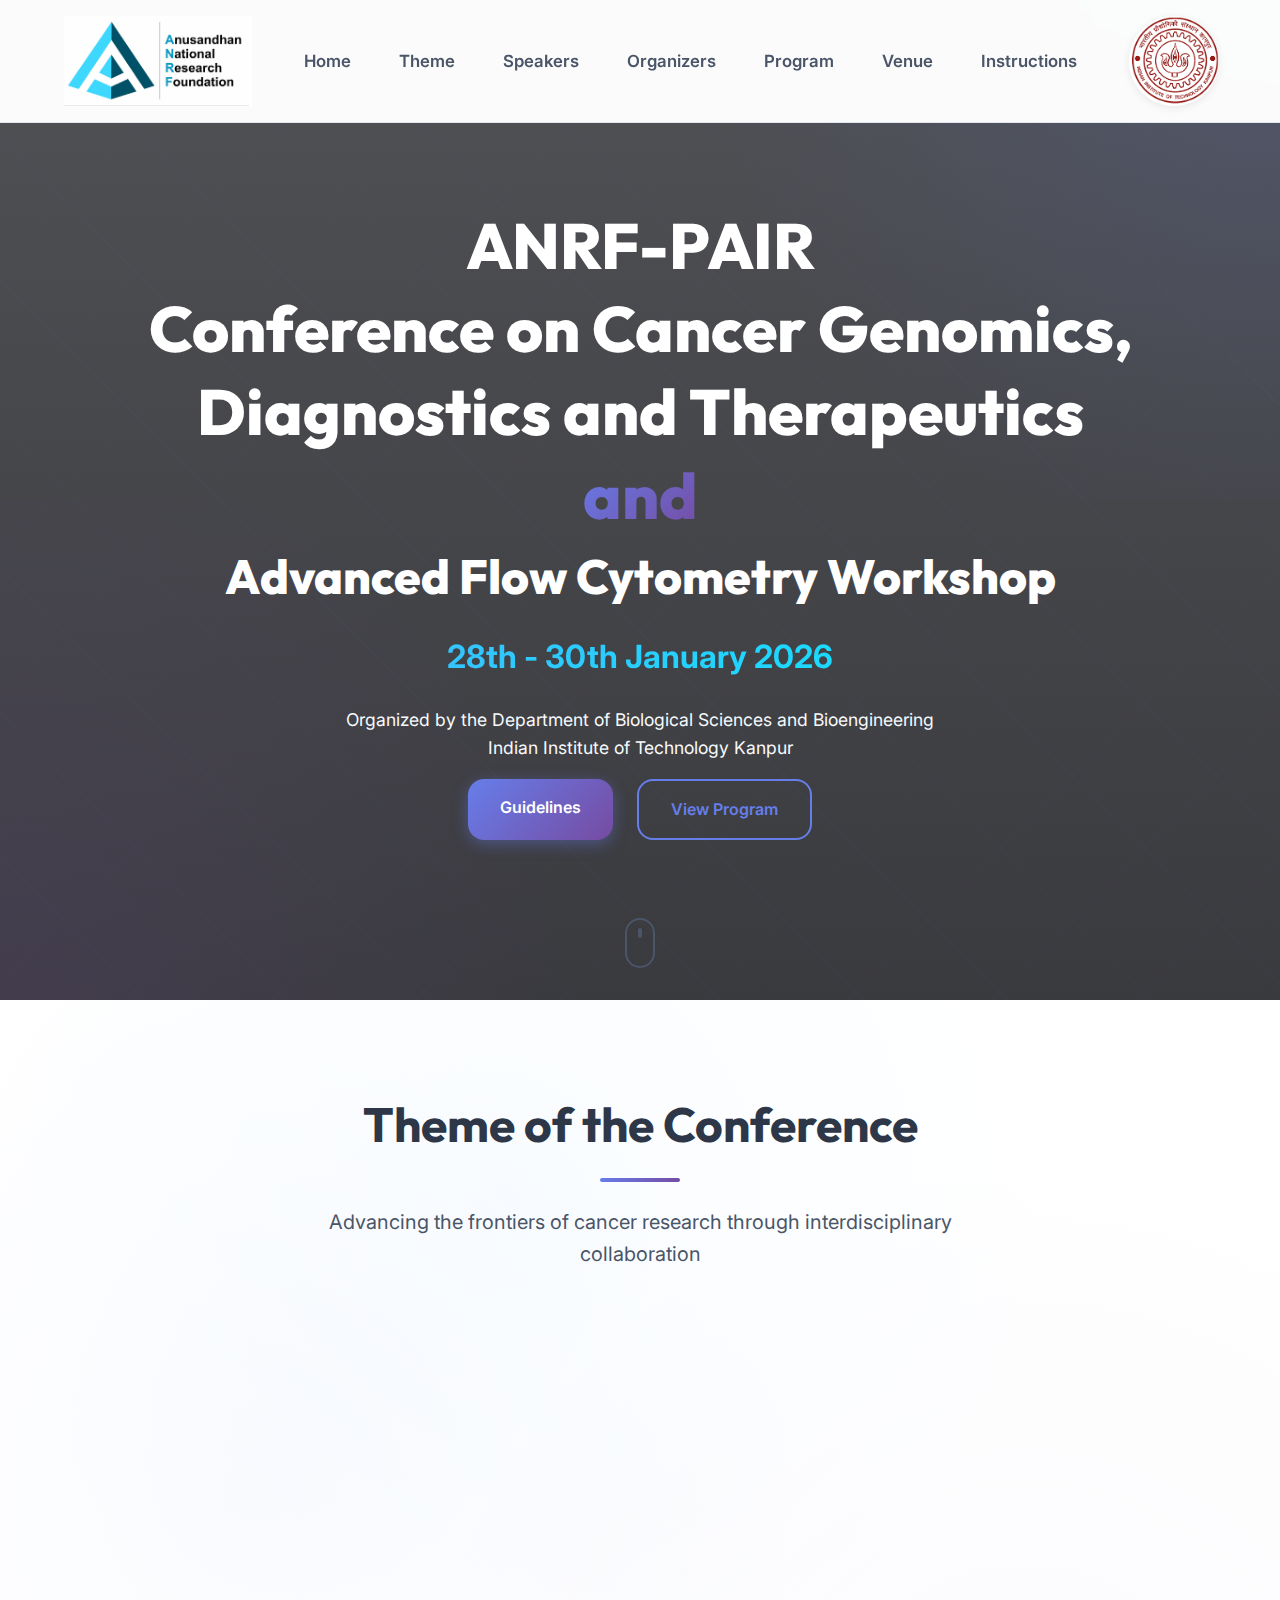
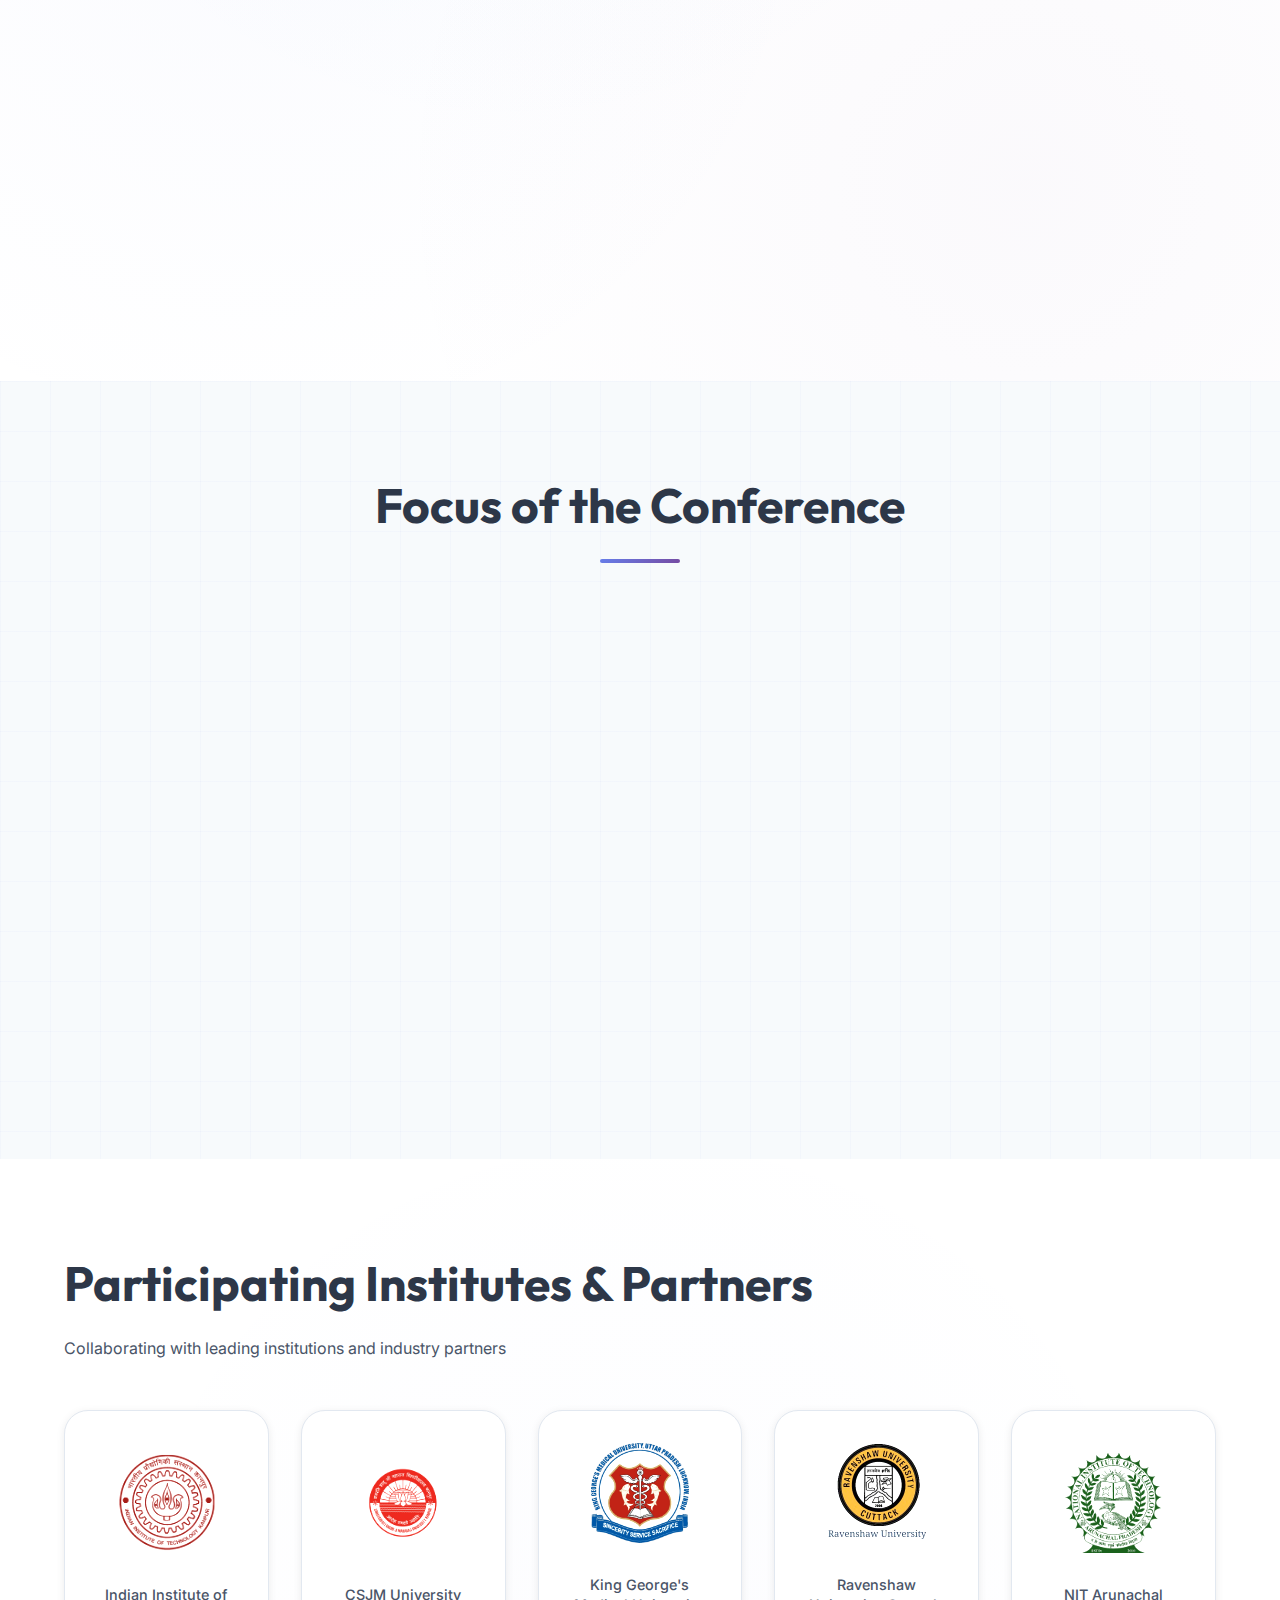
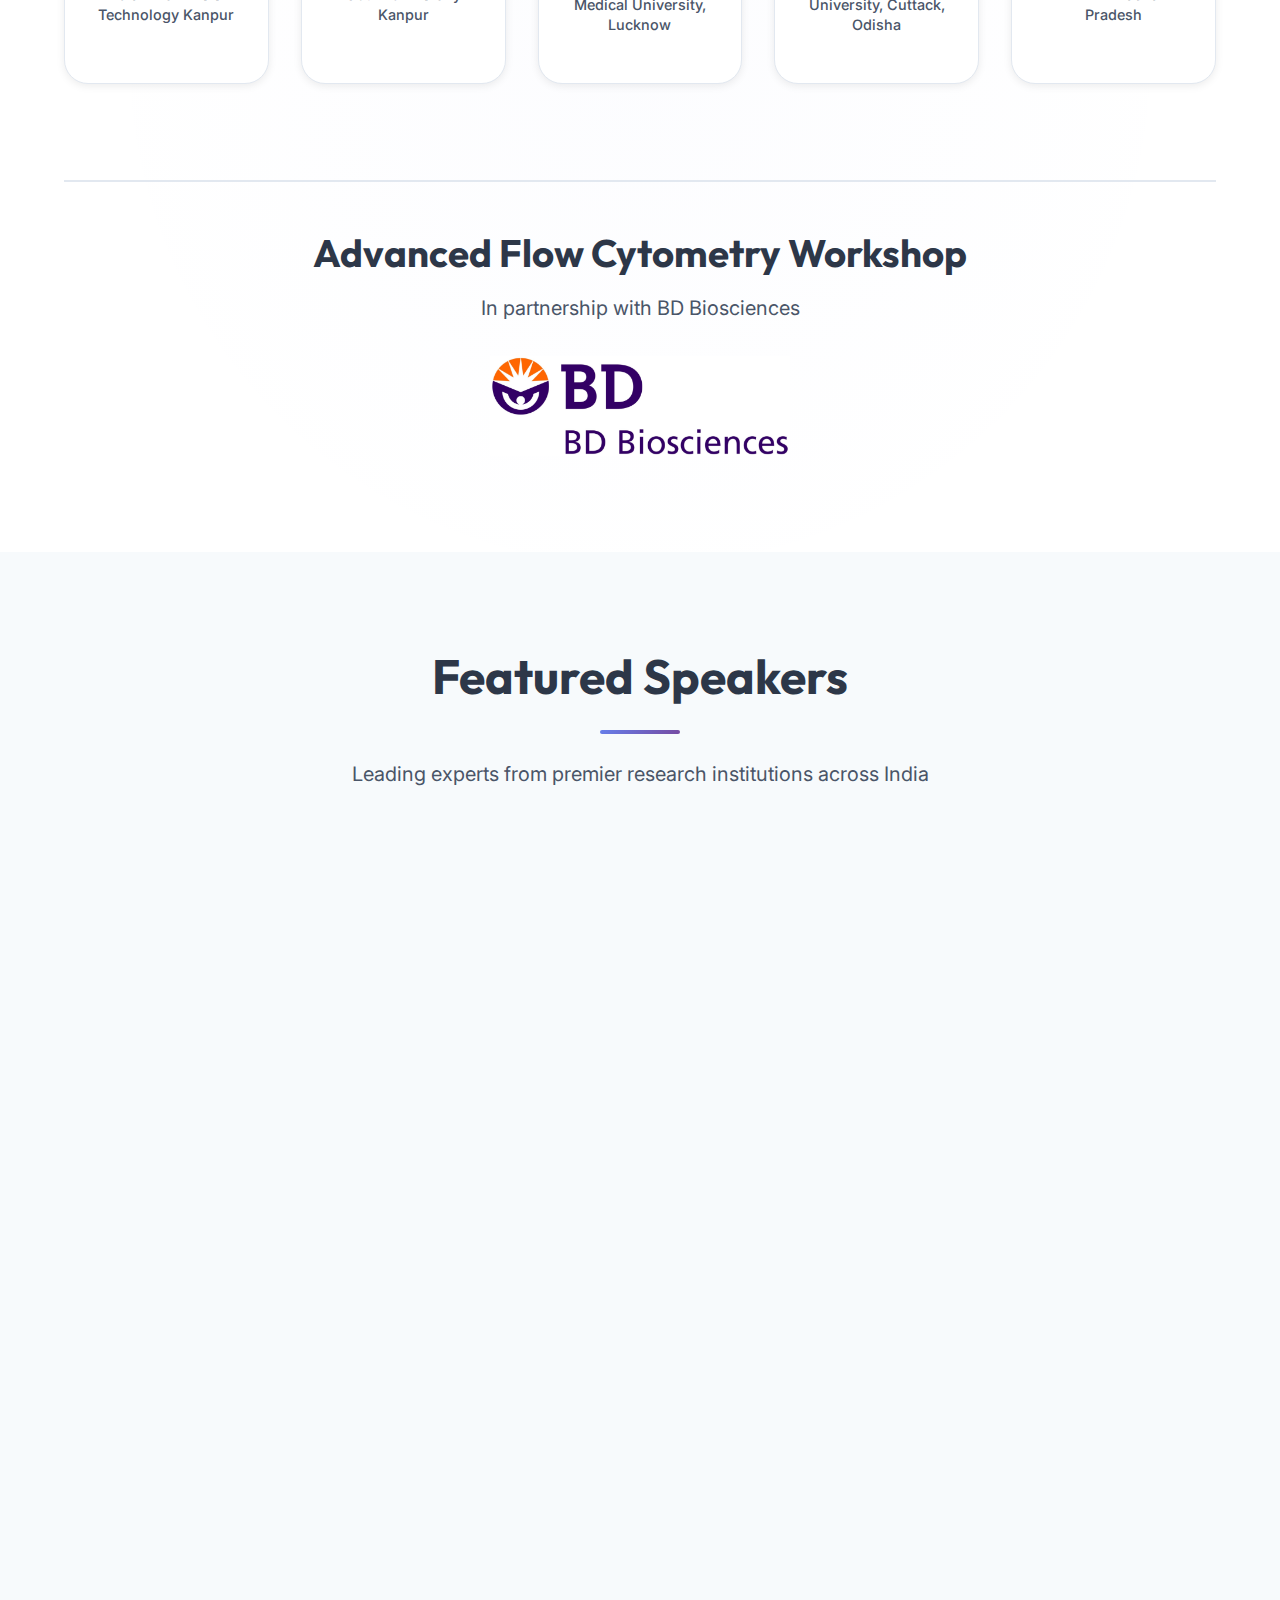
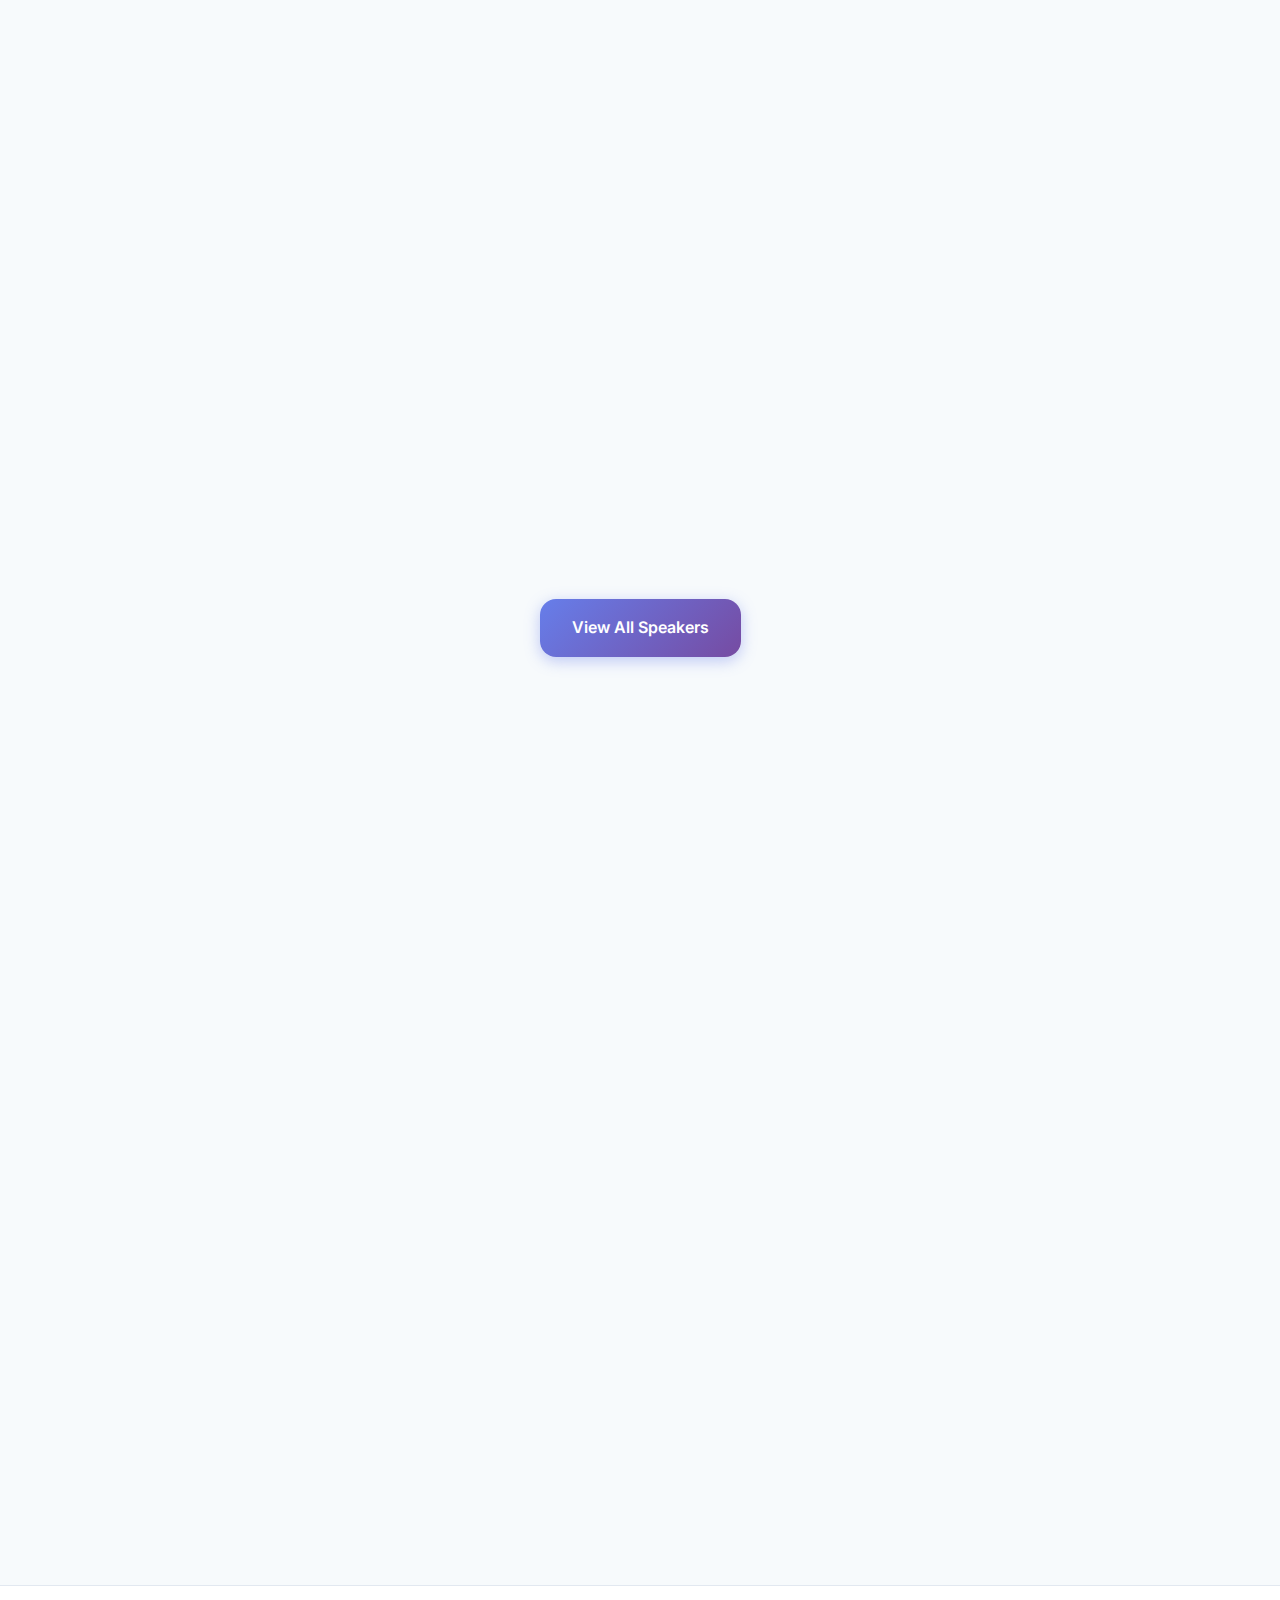
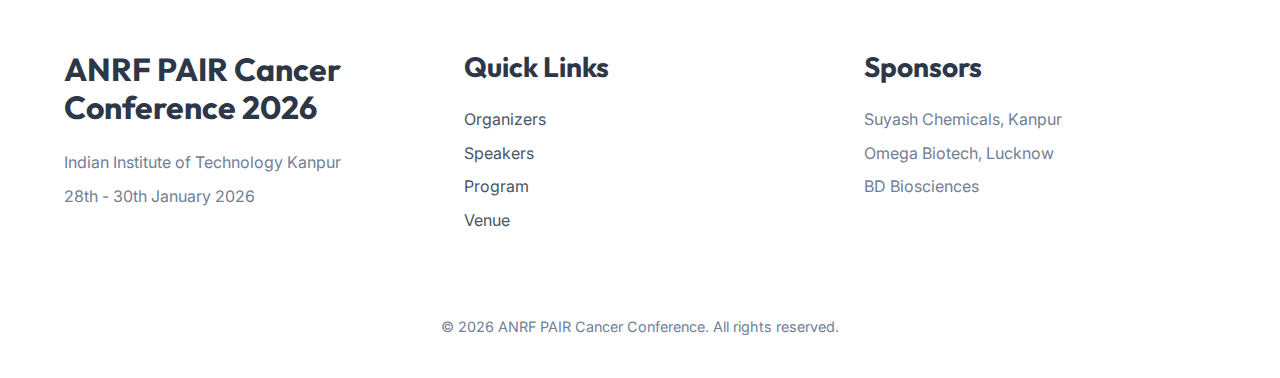
<file: index.html>
<!DOCTYPE html>
<html lang="en">
<head>
    <!-- Google tag (gtag.js) -->
    <script async src="https://www.googletagmanager.com/gtag/js?id=G-LDELBL3TFP"></script>
    <script>
      window.dataLayer = window.dataLayer || [];
      function gtag(){dataLayer.push(arguments);}
      gtag('js', new Date());
      gtag('config', 'G-LDELBL3TFP');
    </script>
    
    <meta charset="UTF-8">
    <meta name="viewport" content="width=device-width, initial-scale=1.0">
    
    <!-- Primary Meta Tags -->
    <title>ANRF PAIR Cancer Conference 2026 | IIT Kanpur | Jan 28-30</title>
    <meta name="title" content="ANRF PAIR Cancer Conference 2026 | IIT Kanpur | Jan 28-30">
    <meta name="description" content="Join leading cancer researchers at ANRF PAIR Cancer Conference 2026 at IIT Kanpur (Jan 28-30). Focus on Cancer Genomics, Diagnostics & Therapeutics. Advanced Flow Cytometry Workshop with BD Biosciences.">
    <meta name="keywords" content="cancer conference 2026, cancer genomics, cancer diagnostics, cancer therapeutics, IIT Kanpur conference, ANRF PAIR, flow cytometry workshop, BD Biosciences, cancer research India, oncology conference, precision medicine">
    <meta name="author" content="Department of Biological Sciences and Bioengineering, IIT Kanpur">
    <meta name="robots" content="index, follow">
    <link rel="canonical" href="https://anrfpairiitk.in/">
    
    <!-- Open Graph / Facebook -->
    <meta property="og:type" content="website">
    <meta property="og:url" content="https://anrfpairiitk.in/">
    <meta property="og:title" content="ANRF PAIR Cancer Conference 2026 | IIT Kanpur">
    <meta property="og:description" content="Premier cancer research conference at IIT Kanpur (Jan 28-30, 2026). Featuring Cancer Genomics, Diagnostics, Therapeutics & Advanced Flow Cytometry Workshop.">
    <meta property="og:image" content="https://anrfpairiitk.in/assets/images/cancer_cells_bg.png">
    <meta property="og:site_name" content="ANRF PAIR Cancer Conference 2026">
    <meta property="og:locale" content="en_IN">
    
    <!-- Twitter -->
    <meta property="twitter:card" content="summary_large_image">
    <meta property="twitter:url" content="https://anrfpairiitk.in/">
    <meta property="twitter:title" content="ANRF PAIR Cancer Conference 2026 | IIT Kanpur">
    <meta property="twitter:description" content="Join leading cancer researchers at IIT Kanpur (Jan 28-30, 2026) for Cancer Genomics, Diagnostics & Therapeutics conference.">
    <meta property="twitter:image" content="https://anrfpairiitk.in/assets/images/cancer_cells_bg.png">
    
    <!-- Structured Data / Schema.org -->
    <script type="application/ld+json">
    {
      "@context": "https://schema.org",
      "@type": "Event",
      "name": "ANRF PAIR Cancer Conference 2026",
      "description": "Conference on Cancer Genomics, Diagnostics and Therapeutics with Advanced Flow Cytometry Workshop",
      "startDate": "2026-01-28T09:00",
      "endDate": "2026-01-30T18:00",
      "eventStatus": "https://schema.org/EventScheduled",
      "eventAttendanceMode": "https://schema.org/OfflineEventAttendanceMode",
      "location": {
        "@type": "Place",
        "name": "Outreach Auditorium, IIT Kanpur",
        "address": {
          "@type": "PostalAddress",
          "streetAddress": "Indian Institute of Technology Kanpur",
          "addressLocality": "Kanpur",
          "addressRegion": "Uttar Pradesh",
          "postalCode": "208016",
          "addressCountry": "IN"
        }
      },
      "organizer": {
        "@type": "Organization",
        "name": "Department of Biological Sciences and Bioengineering, IIT Kanpur",
        "url": "https://www.iitk.ac.in/bsbe/"
      },
      "sponsor": {
        "@type": "Organization",
        "name": "ANRF PAIR"
      }
    }
    </script>
    
    <!-- Google Fonts -->
    <link rel="preconnect" href="https://fonts.googleapis.com">
    <link rel="preconnect" href="https://fonts.gstatic.com" crossorigin>
    <link href="https://fonts.googleapis.com/css2?family=Inter:wght@300;400;500;600;700;800&family=Outfit:wght@400;500;600;700;800&display=swap" rel="stylesheet">
    
    <link rel="stylesheet" href="styles.css">
</head>
<body>
    <!-- Navigation -->
    <nav class="navbar" id="navbar">
        <div class="container nav-container">
            <div class="nav-brand">
                <img src="assets/anrf-logo.png" alt="ANRF Logo" class="nav-logo">
            </div>
            <button class="nav-toggle" id="navToggle" aria-label="Toggle navigation">
                <span></span>
                <span></span>
                <span></span>
            </button>
            <ul class="nav-menu" id="navMenu">
                <li><a href="#home" class="nav-link">Home</a></li>
                <li><a href="#theme" class="nav-link">Theme</a></li>
                <li><a href="#speakers" class="nav-link">Speakers</a></li>
                <li><a href="organizers.html" class="nav-link">Organizers</a></li>
                <li><a href="program.html" class="nav-link">Program</a></li>
                <li><a href="venue.html" class="nav-link">Venue</a></li>
                <li><a href="instructions.html" class="nav-link">Instructions</a></li>
            </ul>
            <div class="nav-logo-container">
                <img src="assets/images/slide1_img2.jpg" alt="IIT Kanpur Logo" class="nav-logo-right">
            </div>
        </div>
    </nav>

    <!-- Hero Section -->
    <section id="home" class="hero">
        <div class="hero-background"></div>
        <div class="container hero-content">
            <div class="hero-text">
                <h1 class="hero-title animate-fade-in">
                    ANRF-PAIR<br>
                    Conference on Cancer Genomics, Diagnostics and Therapeutics<br>
                    <span class="gradient-text">and</span><br>
                    <span class="hero-workshop-title">Advanced Flow Cytometry Workshop</span>
                </h1>
                <p class="hero-date animate-fade-in-delay-2">28th - 30th January 2026</p>
                <p class="hero-organizer animate-fade-in-delay-3">
                    Organized by the Department of Biological Sciences and Bioengineering<br>
                    Indian Institute of Technology Kanpur
                </p>
                <div class="hero-buttons animate-fade-in-delay-5">
                    <a href="instructions.html" class="btn btn-primary">Guidelines</a>
                    <a href="program.html" class="btn btn-secondary">View Program</a>
                </div>
            </div>
        </div>
        <div class="scroll-indicator">
            <div class="mouse">
                <div class="wheel"></div>
            </div>
        </div>
    </section>

    <!-- Theme Section -->
    <section id="theme" class="theme-section">
        <div class="container">
            <h2 class="section-title">Theme of the Conference</h2>
            <p class="section-description">
                Advancing the frontiers of cancer research through interdisciplinary collaboration
            </p>
            
            <div class="theme-grid">
                <div class="theme-card">
                    <div class="theme-image">
                        <img src="assets/images/slide2_img5.png" alt="Cancer Genomics - DNA helix and molecular structures">
                    </div>
                    <h3>Cancer Genomics</h3>
                    <p>Understanding the genetic basis of cancer through cutting-edge genomic research and analysis</p>
                </div>
                
                <div class="theme-card">
                    <div class="theme-image">
                        <img src="assets/images/slide2_img6.png" alt="Cancer Diagnostics - Laboratory research and analysis">
                    </div>
                    <h3>Cancer Diagnostics</h3>
                    <p>Developing innovative diagnostic tools and techniques for early detection and precision medicine</p>
                </div>
                
                <div class="theme-card">
                    <div class="theme-image">
                        <img src="assets/images/slide2_img7.png" alt="Cancer Therapeutics - Targeted therapy visualization">
                    </div>
                    <h3>Cancer Therapeutics</h3>
                    <p>Pioneering novel therapeutic approaches and treatment strategies for cancer patients</p>
                </div>
            </div>
        </div>
    </section>

    <!-- Focus Section -->
    <section class="focus-section">
        <div class="container">
            <h2 class="section-title">Focus of the Conference</h2>
            <div class="focus-grid">
                <div class="focus-item">
                    <div class="focus-number">01</div>
                    <p>Fostering collaborations among IIT Kanpur and State Universities on solving grand challenges in Cancer Genomics, Diagnostics and Therapeutics</p>
                </div>
                <div class="focus-item">
                    <div class="focus-number">02</div>
                    <p>Bringing together representatives of IITs and State Universities to brainstorm over possible focus areas and formulating proposals for research funding</p>
                </div>
                <div class="focus-item">
                    <div class="focus-number">03</div>
                    <p>Promoting interdisciplinary ecosystem at IIT Kanpur and State Universities</p>
                </div>
                <div class="focus-item">
                    <div class="focus-number">04</div>
                    <p>Initiating long term collaborations with national and international leaders</p>
                </div>
                <div class="focus-item">
                    <div class="focus-number">05</div>
                    <p>Providing platform for greater Pan-India collaboration for State Universities</p>
                </div>
                <div class="focus-item">
                    <div class="focus-number">06</div>
                    <p>Dedicated presentation and poster session for PhD students to share their research</p>
                </div>
            </div>
        </div>
    </section>

    <!-- Participating Institutes & Sponsors Section -->
    <section class="institutes-section section-padding">
        <div class="container">
            <div class="section-header">
                <h2>Participating Institutes & Partners</h2>
                <p>Collaborating with leading institutions and industry partners</p>
            </div>
            
            <div class="institutes-grid">
                <div class="institute-card">
                    <img src="assets/images/slide1_img2.jpg" alt="Indian Institute of Technology Kanpur">
                    <p class="institute-name">Indian Institute of Technology Kanpur</p>
                </div>
                <div class="institute-card">
                    <img src="assets/images/slide1_img3_red.png" alt="CSJM University Kanpur">
                    <p class="institute-name">CSJM University Kanpur</p>
                </div>
                <div class="institute-card">
                    <img src="assets/images/slide1_img4.png" alt="King George's Medical University, Lucknow">
                    <p class="institute-name">King George's Medical University, Lucknow</p>
                </div>
                <div class="institute-card">
                    <img src="assets/images/slide1_img5.jpg" alt="Ravenshaw University, Cuttack, Odisha">
                    <p class="institute-name">Ravenshaw University, Cuttack, Odisha</p>
                </div>
                <div class="institute-card">
                    <img src="assets/images/slide1_img6.jpg" alt="NIT Arunachal Pradesh">
                    <p class="institute-name">NIT Arunachal Pradesh</p>
                </div>
            </div>
            
            <!-- BD Partnership Section -->
            <div class="bd-partnership-section">
                <h3 class="bd-partnership-title">Advanced Flow Cytometry Workshop</h3>
                <p class="bd-partnership-subtitle">In partnership with BD Biosciences</p>
                <div class="bd-logo-container">
                    <img src="assets/images/bd_biosciences_logo.png" alt="BD Biosciences" class="bd-logo">
                </div>
            </div>
        </div>
    </section>

    <!-- Speakers Section -->
    <section id="speakers" class="speakers-section">
        <div class="container">
            <h2 class="section-title">Featured Speakers</h2>
            <p class="section-description">
                Leading experts from premier research institutions across India
            </p>
            
            <div class="speakers-grid">
                <!-- Speaker 1 -->
                <div class="speaker-card">
                    <div class="speaker-avatar">
                        <img src="assets/images/slide1_img1.jpg" alt="Prof. Sharmila Mande">
                    </div>
                    <h3>Prof. Sharmila Mande</h3>
                    <p class="speaker-affiliation">Ayush Distinguished Scientist Chair, Ministry of Ayush</p>
                </div>
                
                <!-- Speaker 2 -->
                <div class="speaker-card">
                    <div class="speaker-avatar">
                        <img src="assets/images/slide2_img2.jpg" alt="Dr. Arnab Pal">
                    </div>
                    <h3>Dr. Arnab Pal</h3>
                    <p class="speaker-affiliation">PGIMER, Chandigarh</p>
                </div>
                
                <!-- Speaker 3 -->
                <div class="speaker-card">
                    <div class="speaker-avatar">
                        <img src="assets/images/slide3_img2.jpg" alt="Dr. Nidhan Biswas">
                    </div>
                    <h3>Dr. Nidhan Biswas</h3>
                    <p class="speaker-affiliation">National Institute of Biomedical Genomics, Kalyani</p>
                </div>
                
                <!-- Speaker 4 -->
                <div class="speaker-card">
                    <div class="speaker-avatar">
                        <img src="assets/images/slide4_img2.jpg" alt="Dr. Sabarinathan Radhakrishnan">
                    </div>
                    <h3>Dr. Sabarinathan Radhakrishnan</h3>
                    <p class="speaker-affiliation">National Centre for Biological Sciences, Bangalore</p>
                </div>
                
                <!-- Speaker 5 -->
                <div class="speaker-card">
                    <div class="speaker-avatar">
                        <img src="assets/images/slide5_img2.jpg" alt="Prof. Sharmila Bapat">
                    </div>
                    <h3>Prof. Sharmila Bapat</h3>
                    <p class="speaker-affiliation">BRIC-National Centre for Cell Science, Pune</p>
                </div>
                
                <!-- Speaker 6 -->
                <div class="speaker-card">
                    <div class="speaker-avatar">
                        <img src="assets/images/slide6_img2.jpg" alt="Dr. Susanta Samajdar">
                    </div>
                    <h3>Dr. Susanta Samajdar</h3>
                    <p class="speaker-affiliation">Aurigene Oncology Limited, Bangalore</p>
                </div>
                
                <!-- Speaker 7 -->
                <div class="speaker-card">
                    <div class="speaker-avatar">
                        <img src="assets/images/slide7_img2.jpg" alt="Dr. Devivasha Bordoloi">
                    </div>
                    <h3>Dr. Devivasha Bordoloi</h3>
                    <p class="speaker-affiliation">IISER, Bhopal</p>
                </div>
                
                <!-- Speaker 8 -->
                <div class="speaker-card">
                    <div class="speaker-avatar">
                        <img src="assets/images/slide8_img2.jpg" alt="Dr. Javed N Agrewala">
                    </div>
                    <h3>Dr. Javed N Agrewala</h3>
                    <p class="speaker-affiliation">IIT Ropar</p>
                </div>
                
                <!-- Speaker 9 -->
                <div class="speaker-card">
                    <div class="speaker-avatar">
                        <img src="assets/images/slide9_img2.jpg" alt="Dr. Mayank Singh">
                    </div>
                    <h3>Dr. Mayank Singh</h3>
                    <p class="speaker-affiliation">AIIMS, New Delhi</p>
                </div>
                
                <!-- Speaker 10 -->
                <div class="speaker-card">
                    <div class="speaker-avatar">
                        <img src="assets/images/dr_shaida_andrabi.png" alt="Dr. Shaida Andrabi">
                    </div>
                    <h3>Dr. Shaida Andrabi</h3>
                    <p class="speaker-affiliation">University of Kashmir, Srinagar</p>
                </div>
                
                <!-- Speaker 11 -->
                <div class="speaker-card">
                    <div class="speaker-avatar">
                        <img src="assets/images/prof_pritha_ray.png" alt="Prof. Pritha Ray">
                    </div>
                    <h3>Prof. Pritha Ray</h3>
                    <p class="speaker-affiliation">ACTREC, Tata Memorial Centre, Navi Mumbai</p>
                </div>
                
                <!-- Speaker 12 -->
                <div class="speaker-card">
                    <div class="speaker-avatar">
                        <img src="assets/images/dr_nazia_chaudhary.png" alt="Dr. Nazia Chaudhary">
                    </div>
                    <h3>Dr. Nazia Chaudhary</h3>
                    <p class="speaker-affiliation">ACTREC, Tata Memorial Centre, Navi Mumbai</p>
                </div>
            </div>
            
            <div class="text-center" style="margin-top: 3rem;">
                <a href="speakers.html" class="btn btn-primary">View All Speakers</a>
            </div>
        </div>
    </section>

    <!-- Registration & Contact Section -->
    <section class="registration-section">
        <div class="container">
            <div class="registration-grid">
                <div class="registration-card">
                    <h2>Registration</h2>
                    <p>Registration is only via invitation, as the conference and workshop are meant for promoting networking and capacity building between ANRF PAIR Hub and Spoke Institutes, Universities.</p>
                    <p>The tentative schedule of the three days event can be seen on the program page.</p>
                    <div style="display: flex; gap: 1rem; flex-wrap: wrap; margin-top: 1.5rem;">
                        <div style="padding: 1rem 1.5rem; background: rgba(245, 87, 108, 0.1); border-radius: var(--radius-sm); border-left: 4px solid #f5576c; width: 100%;">
                            <p style="margin: 0; color: var(--text-primary); font-weight: 600;">We have reached maximum submissions. Hence, further registration has been stopped.</p>
                        </div>
                        <a href="program.html" class="btn btn-secondary">View Program</a>
                    </div>
                </div>
                
                <div class="contact-card">
                    <h2>Contact Us</h2>
                    <p>For queries, please contact the organizers:</p>
                    <div class="contact-info">
                        <p><strong>Prof. Bushra Ateeq</strong></p>
                        <p>Convenor, Cancer Theme Lead</p>
                        <p>Professor, BSBE, IIT Kanpur</p>
                        <p>Dean of International Relations</p>
                    </div>
                    <div class="contact-info">
                        <p><strong>Dr. Rakesh K Majhi</strong></p>
                        <p>Co-Convenor</p>
                        <p>Assistant Professor, BSBE, IIT Kanpur</p>
                    </div>
                </div>
            </div>
        </div>
    </section>

    <!-- Footer -->
    <footer class="footer">
        <div class="container">
            <div class="footer-content">
                <div class="footer-section">
                    <h3>ANRF PAIR Cancer Conference 2026</h3>
                    <p>Indian Institute of Technology Kanpur</p>
                    <p>28th - 30th January 2026</p>
                </div>
                <div class="footer-section">
                    <h4>Quick Links</h4>
                    <ul>
                        <li><a href="organizers.html">Organizers</a></li>
                        <li><a href="speakers.html">Speakers</a></li>
                        <li><a href="program.html">Program</a></li>
                        <li><a href="venue.html">Venue</a></li>
                    </ul>
                </div>
                <div class="footer-section">
                    <h4>Sponsors</h4>
                    <p>Suyash Chemicals, Kanpur</p>
                    <p>Omega Biotech, Lucknow</p>
                    <p>BD Biosciences</p>
                </div>
            </div>
            <div class="footer-bottom">
                <p>&copy; 2026 ANRF PAIR Cancer Conference. All rights reserved.</p>
            </div>
        </div>
    </footer>

    <script src="script.js"></script>
</body>
</html>
</file>
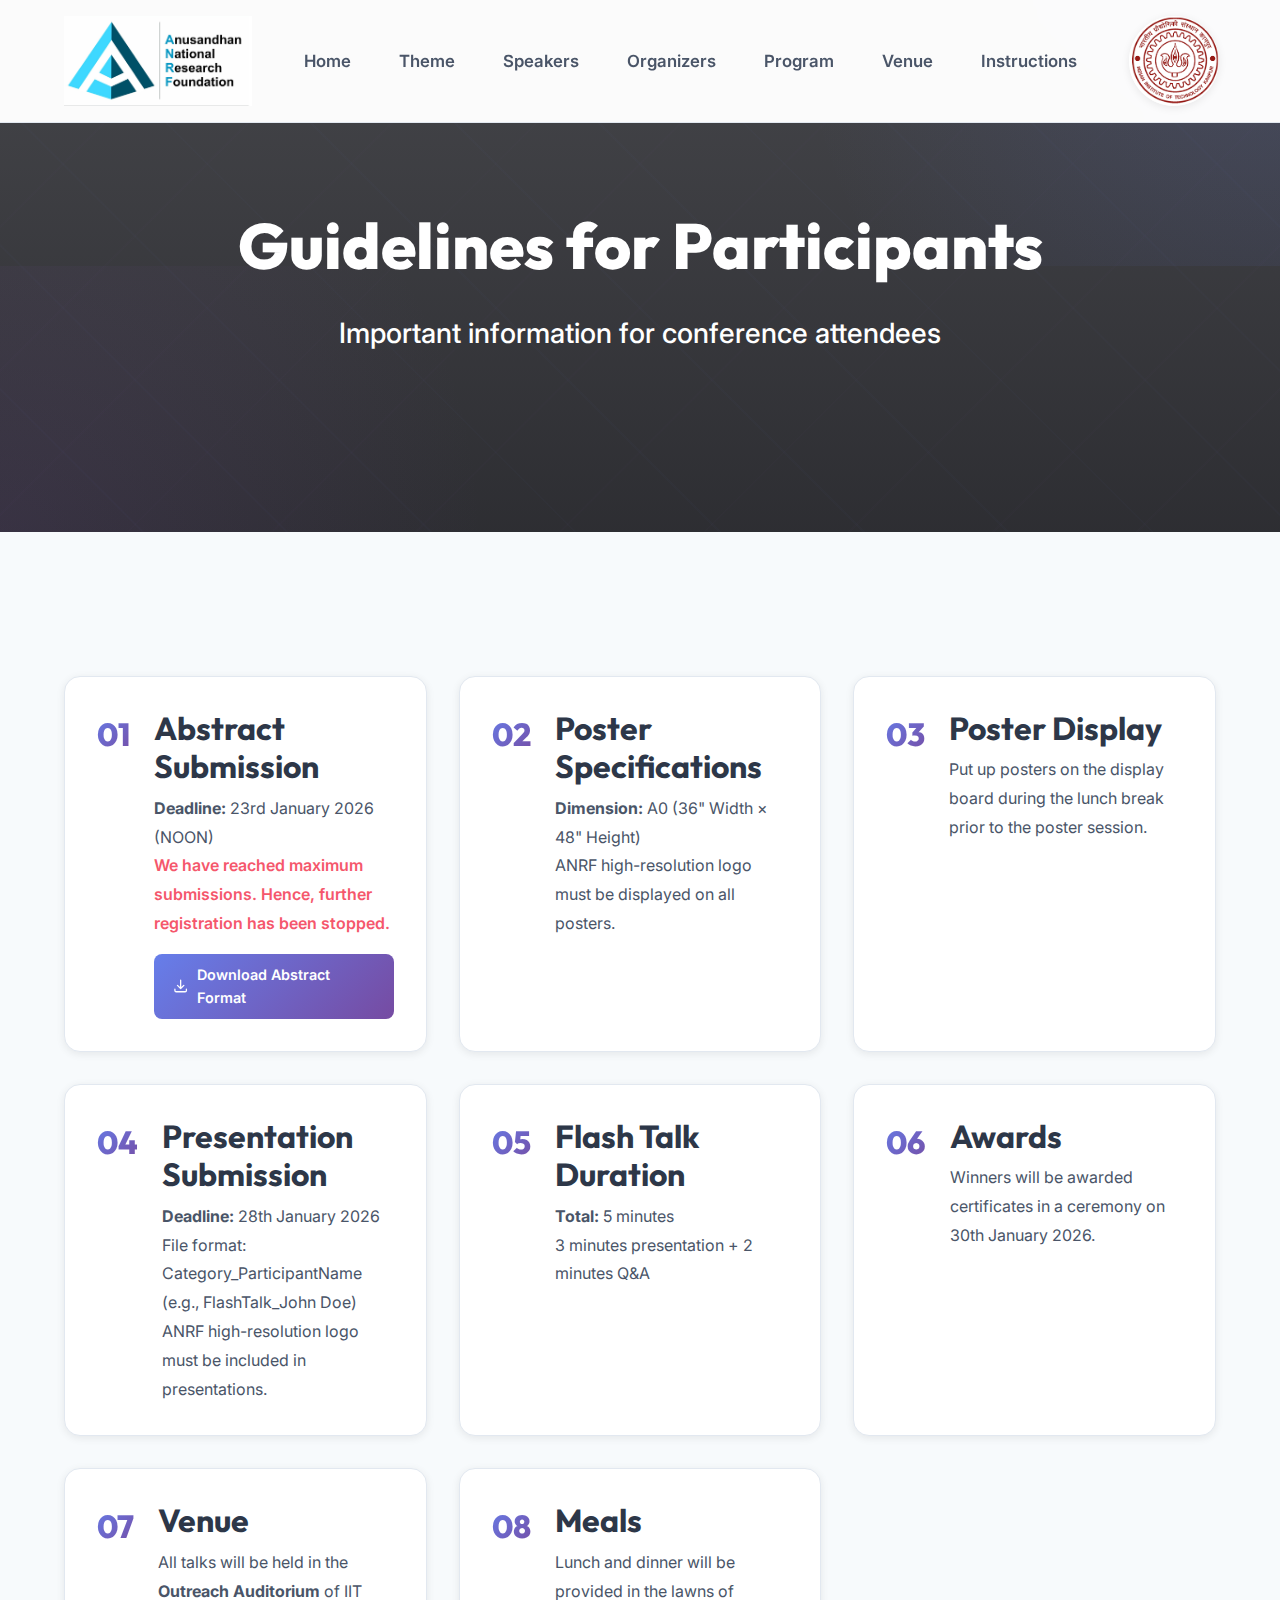
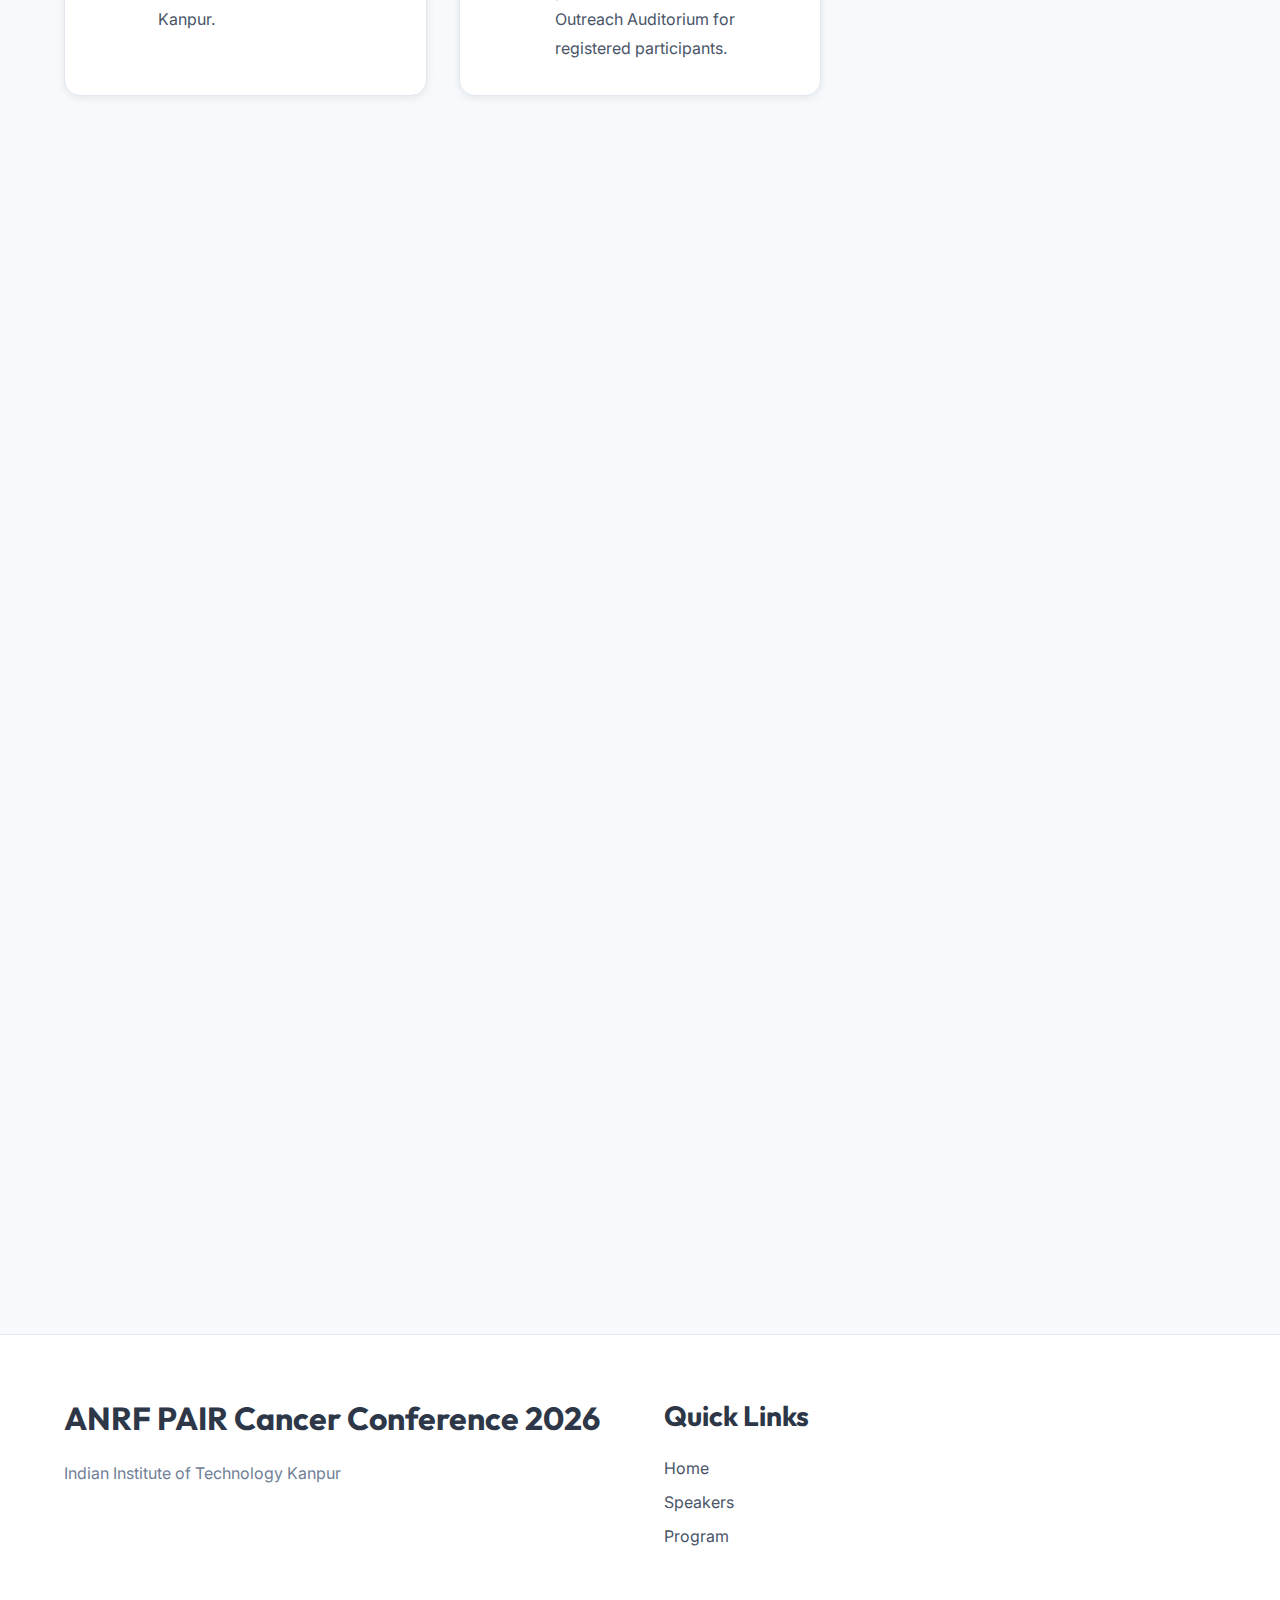
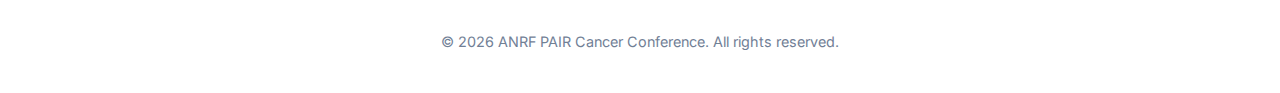
<file: instructions.html>
<!DOCTYPE html>
<html lang="en">
<head>
    <!-- Google tag (gtag.js) -->
    <script async src="https://www.googletagmanager.com/gtag/js?id=G-LDELBL3TFP"></script>
    <script>
      window.dataLayer = window.dataLayer || [];
      function gtag(){dataLayer.push(arguments);}
      gtag('js', new Date());
      gtag('config', 'G-LDELBL3TFP');
    </script>
    <meta charset="UTF-8">
    <meta name="viewport" content="width=device-width, initial-scale=1.0">
    <meta name="description" content="Guidelines and instructions for participants of ANRF PAIR Cancer Conference 2026">
    <title>Instructions | ANRF PAIR Cancer Conference 2026</title>
    
    <link rel="preconnect" href="https://fonts.googleapis.com">
    <link rel="preconnect" href="https://fonts.gstatic.com" crossorigin>
    <link href="https://fonts.googleapis.com/css2?family=Inter:wght@300;400;500;600;700;800&family=Outfit:wght@400;500;600;700;800&display=swap" rel="stylesheet">
    
    <link rel="stylesheet" href="styles.css">
</head>
<body class="instructions-page">
    <nav class="navbar" id="navbar">
        <div class="container nav-container">
            <div class="nav-brand">
                <img src="assets/anrf-logo.png" alt="ANRF Logo" class="nav-logo">
            </div>
            <button class="nav-toggle" id="navToggle" aria-label="Toggle navigation">
                <span></span>
                <span></span>
                <span></span>
            </button>
            <ul class="nav-menu" id="navMenu">
                <li><a href="index.html" class="nav-link">Home</a></li>
                <li><a href="index.html#theme" class="nav-link">Theme</a></li>
                <li><a href="speakers.html" class="nav-link">Speakers</a></li>
                <li><a href="organizers.html" class="nav-link">Organizers</a></li>
                <li><a href="program.html" class="nav-link">Program</a></li>
                <li><a href="venue.html" class="nav-link">Venue</a></li>
                <li><a href="instructions.html" class="nav-link">Instructions</a></li>
            </ul>
            <div class="nav-logo-container">
                <img src="assets/images/slide1_img2.jpg" alt="IIT Kanpur Logo" class="nav-logo-right">
            </div>
        </div>
    </nav>

    <section class="hero" style="min-height: 50vh;">
        <div class="hero-background"></div>
        <div class="container hero-content">
            <h1 class="hero-title">Guidelines for Participants</h1>
            <p class="hero-subtitle">Important information for conference attendees</p>
        </div>
    </section>

    <section class="registration-section">
        <div class="container">
            <div class="focus-grid">
                <div class="focus-item">
                    <div class="focus-number">01</div>
                    <div>
                        <h3 style="color: var(--text-primary); margin-bottom: 0.5rem;">Abstract Submission</h3>
                        <p><strong>Deadline:</strong> 23rd January 2026 (NOON)</p>
                        <p style="color: #f5576c; font-weight: 600;">We have reached maximum submissions. Hence, further registration has been stopped.</p>
                        <a href="assets/Abstract_Format_PAIR_Cancer_Conference_2026.docx" download style="display: inline-flex; align-items: center; gap: 0.5rem; margin-top: 1rem; padding: 0.6rem 1.2rem; background: var(--primary-gradient); color: white; border-radius: var(--radius-sm); text-decoration: none; font-weight: 600; font-size: 0.9rem; transition: var(--transition-base);">
                            <svg width="16" height="16" viewBox="0 0 24 24" fill="none" xmlns="http://www.w3.org/2000/svg">
                                <path d="M12 3V16M12 16L7 11M12 16L17 11" stroke="currentColor" stroke-width="2" stroke-linecap="round" stroke-linejoin="round"/>
                                <path d="M3 17V19C3 20.1046 3.89543 21 5 21H19C20.1046 21 21 20.1046 21 19V17" stroke="currentColor" stroke-width="2" stroke-linecap="round"/>
                            </svg>
                            Download Abstract Format
                        </a>
                    </div>
                </div>

                <div class="focus-item">
                    <div class="focus-number">02</div>
                    <div>
                        <h3 style="color: var(--text-primary); margin-bottom: 0.5rem;">Poster Specifications</h3>
                        <p><strong>Dimension:</strong> A0 (36" Width × 48" Height)</p>
                        <p>ANRF high-resolution logo must be displayed on all posters.</p>
                    </div>
                </div>

                <div class="focus-item">
                    <div class="focus-number">03</div>
                    <div>
                        <h3 style="color: var(--text-primary); margin-bottom: 0.5rem;">Poster Display</h3>
                        <p>Put up posters on the display board during the lunch break prior to the poster session.</p>
                    </div>
                </div>

                <div class="focus-item">
                    <div class="focus-number">04</div>
                    <div>
                        <h3 style="color: var(--text-primary); margin-bottom: 0.5rem;">Presentation Submission</h3>
                        <p><strong>Deadline:</strong> 28th January 2026</p>
                        <p>File format: Category_ParticipantName (e.g., FlashTalk_John Doe)</p>
                        <p>ANRF high-resolution logo must be included in presentations.</p>
                    </div>
                </div>

                <div class="focus-item">
                    <div class="focus-number">05</div>
                    <div>
                        <h3 style="color: var(--text-primary); margin-bottom: 0.5rem;">Flash Talk Duration</h3>
                        <p><strong>Total:</strong> 5 minutes</p>
                        <p>3 minutes presentation + 2 minutes Q&A</p>
                    </div>
                </div>

                <div class="focus-item">
                    <div class="focus-number">06</div>
                    <div>
                        <h3 style="color: var(--text-primary); margin-bottom: 0.5rem;">Awards</h3>
                        <p>Winners will be awarded certificates in a ceremony on 30th January 2026.</p>
                    </div>
                </div>

                <div class="focus-item">
                    <div class="focus-number">07</div>
                    <div>
                        <h3 style="color: var(--text-primary); margin-bottom: 0.5rem;">Venue</h3>
                        <p>All talks will be held in the <strong>Outreach Auditorium</strong> of IIT Kanpur.</p>
                    </div>
                </div>

                <div class="focus-item">
                    <div class="focus-number">08</div>
                    <div>
                        <h3 style="color: var(--text-primary); margin-bottom: 0.5rem;">Meals</h3>
                        <p>Lunch and dinner will be provided in the lawns of Outreach Auditorium for registered participants.</p>
                    </div>
                </div>
            </div>

            <div class="registration-card" style="max-width: 800px; margin: 4rem auto 0;">
                <h2>Important Reminders</h2>
                <div style="padding: 1.5rem; background: rgba(102, 126, 234, 0.1); border-radius: var(--radius-sm); border-left: 4px solid var(--primary-color); margin-top: 1.5rem;">
                    <p style="margin: 0; color: var(--text-primary);"><strong>Registration:</strong> This conference is by invitation only for ANRF PAIR Hub and Spoke Institutes and Universities.</p>
                </div>
                
                <div style="padding: 1.5rem; background: rgba(79, 172, 254, 0.1); border-radius: var(--radius-sm); border-left: 4px solid var(--accent-color); margin-top: 1rem;">
                    <p style="margin: 0; color: var(--text-primary);"><strong>Logo Requirement:</strong> All posters and presentations must display the ANRF high-resolution logo.</p>
                </div>
                
                <div style="padding: 1.5rem; background: rgba(245, 87, 108, 0.1); border-radius: var(--radius-sm); border-left: 4px solid #f5576c; margin-top: 1rem;">
                    <p style="margin: 0; color: var(--text-primary);"><strong>Deadlines:</strong> Poster abstracts by 23rd Jan (NOON), Presentations by 28th Jan 2026.</p>
                </div>
            </div>

            <div class="registration-card" style="max-width: 800px; margin: 4rem auto 0;">
                <h2>Abstract Format</h2>
                <p style="margin-bottom: 2rem;">Download the official abstract format template for poster and presentation submissions.</p>
                
                <div style="text-align: center; padding: 2rem; background: rgba(102, 126, 234, 0.05); border-radius: var(--radius-md); border: 2px dashed var(--primary-color);">
                    <svg width="48" height="48" viewBox="0 0 24 24" fill="none" xmlns="http://www.w3.org/2000/svg" style="margin-bottom: 1rem; color: var(--primary-color);">
                        <path d="M14 2H6C5.46957 2 4.96086 2.21071 4.58579 2.58579C4.21071 2.96086 4 3.46957 4 4V20C4 20.5304 4.21071 21.0391 4.58579 21.4142C4.96086 21.7893 5.46957 22 6 22H18C18.5304 22 19.0391 21.7893 19.4142 21.4142C19.7893 21.0391 20 20.5304 20 20V8L14 2Z" stroke="currentColor" stroke-width="2" stroke-linecap="round" stroke-linejoin="round"/>
                        <path d="M14 2V8H20" stroke="currentColor" stroke-width="2" stroke-linecap="round" stroke-linejoin="round"/>
                        <path d="M12 18V12" stroke="currentColor" stroke-width="2" stroke-linecap="round" stroke-linejoin="round"/>
                        <path d="M9 15L12 12L15 15" stroke="currentColor" stroke-width="2" stroke-linecap="round" stroke-linejoin="round"/>
                    </svg>
                    <h3 style="color: var(--text-primary); margin-bottom: 0.5rem;">Abstract Format Template</h3>
                    <p style="color: var(--text-secondary); margin-bottom: 1.5rem;">Microsoft Word Document (.docx)</p>
                    <a href="assets/Abstract_Format_PAIR_Cancer_Conference_2026.docx" download class="btn btn-primary" style="display: inline-flex; align-items: center; gap: 0.5rem;">
                        <svg width="20" height="20" viewBox="0 0 24 24" fill="none" xmlns="http://www.w3.org/2000/svg">
                            <path d="M12 3V16M12 16L7 11M12 16L17 11" stroke="currentColor" stroke-width="2" stroke-linecap="round" stroke-linejoin="round"/>
                            <path d="M3 17V19C3 20.1046 3.89543 21 5 21H19C20.1046 21 21 20.1046 21 19V17" stroke="currentColor" stroke-width="2" stroke-linecap="round"/>
                        </svg>
                        Download Abstract Format
                    </a>
                </div>
            </div>
        </div>
    </section>

    <footer class="footer">
        <div class="container">
            <div class="footer-content">
                <div class="footer-section">
                    <h3>ANRF PAIR Cancer Conference 2026</h3>
                    <p>Indian Institute of Technology Kanpur</p>
                </div>
                <div class="footer-section">
                    <h4>Quick Links</h4>
                    <ul>
                        <li><a href="index.html">Home</a></li>
                        <li><a href="speakers.html">Speakers</a></li>
                        <li><a href="program.html">Program</a></li>
                    </ul>
                </div>
            </div>
            <div class="footer-bottom">
                <p>&copy; 2026 ANRF PAIR Cancer Conference. All rights reserved.</p>
            </div>
        </div>
    </footer>

    <script src="script.js"></script>
</body>
</html>
</file>
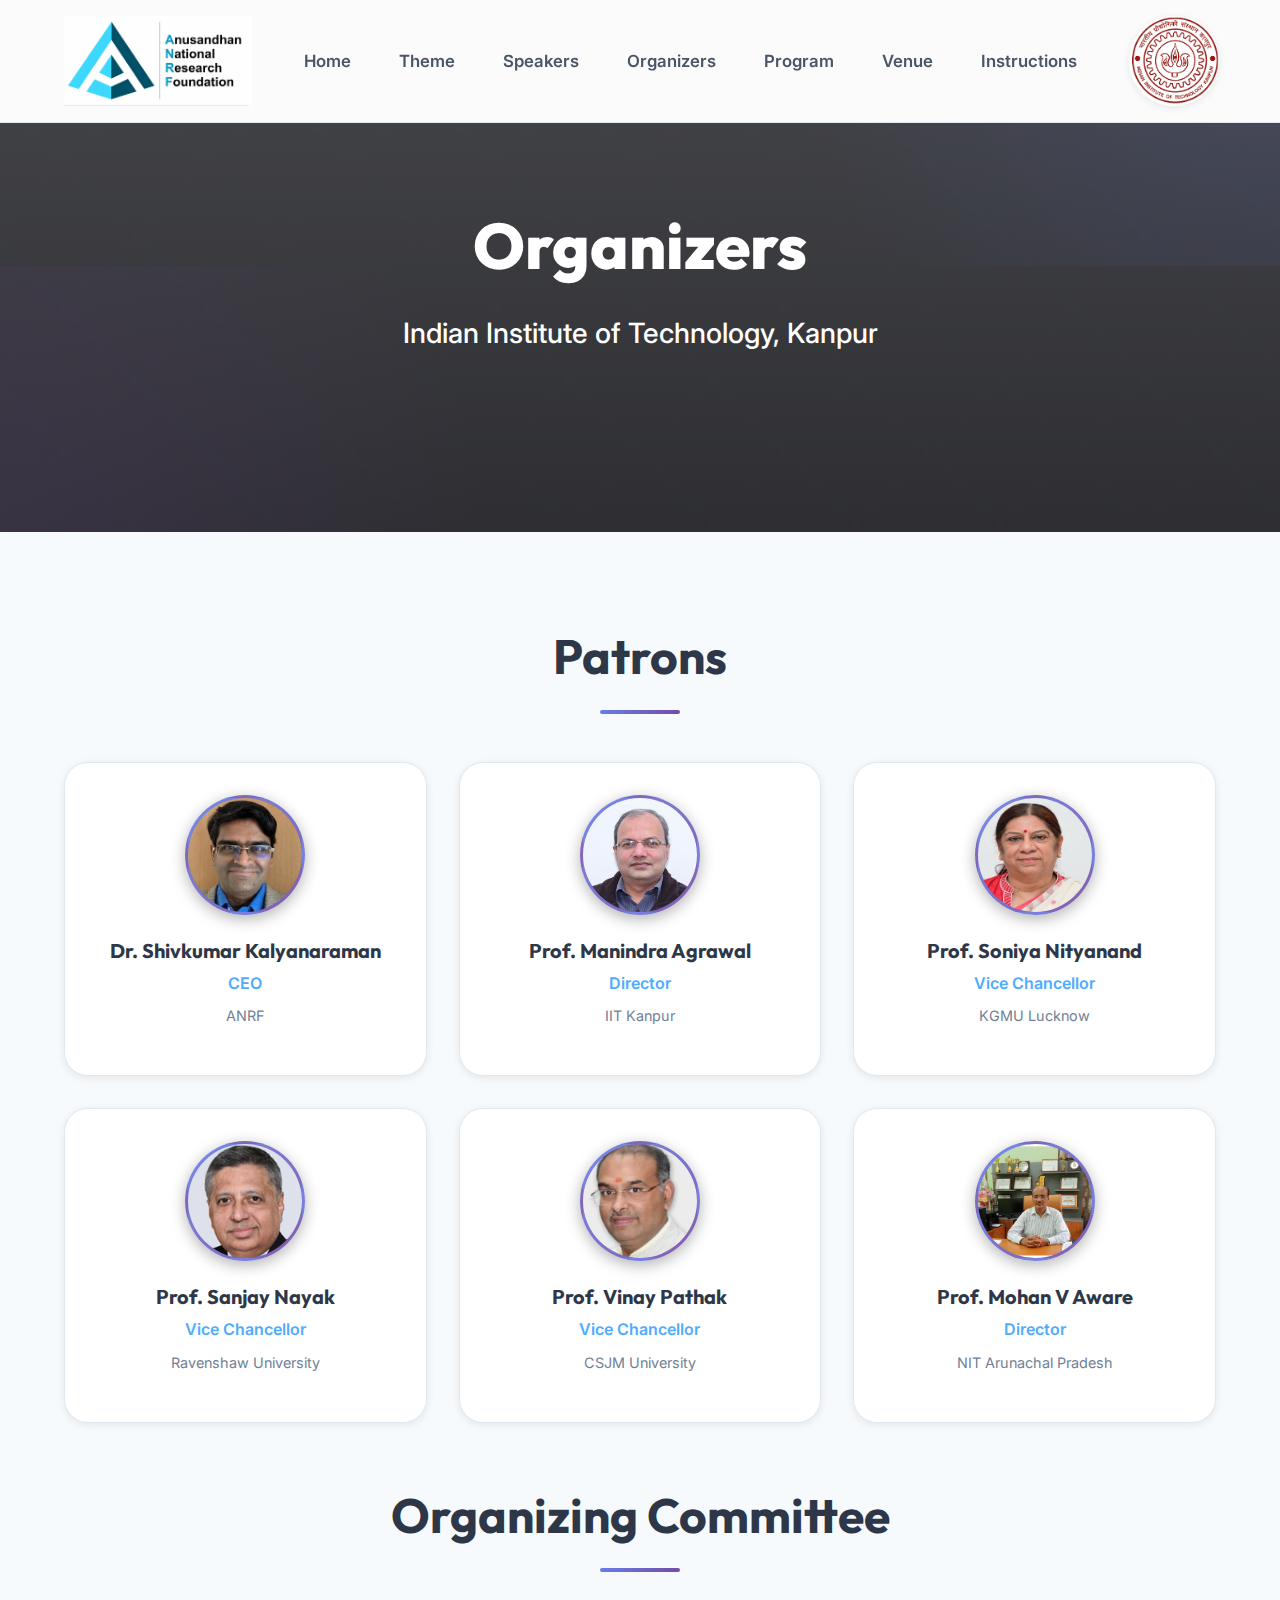
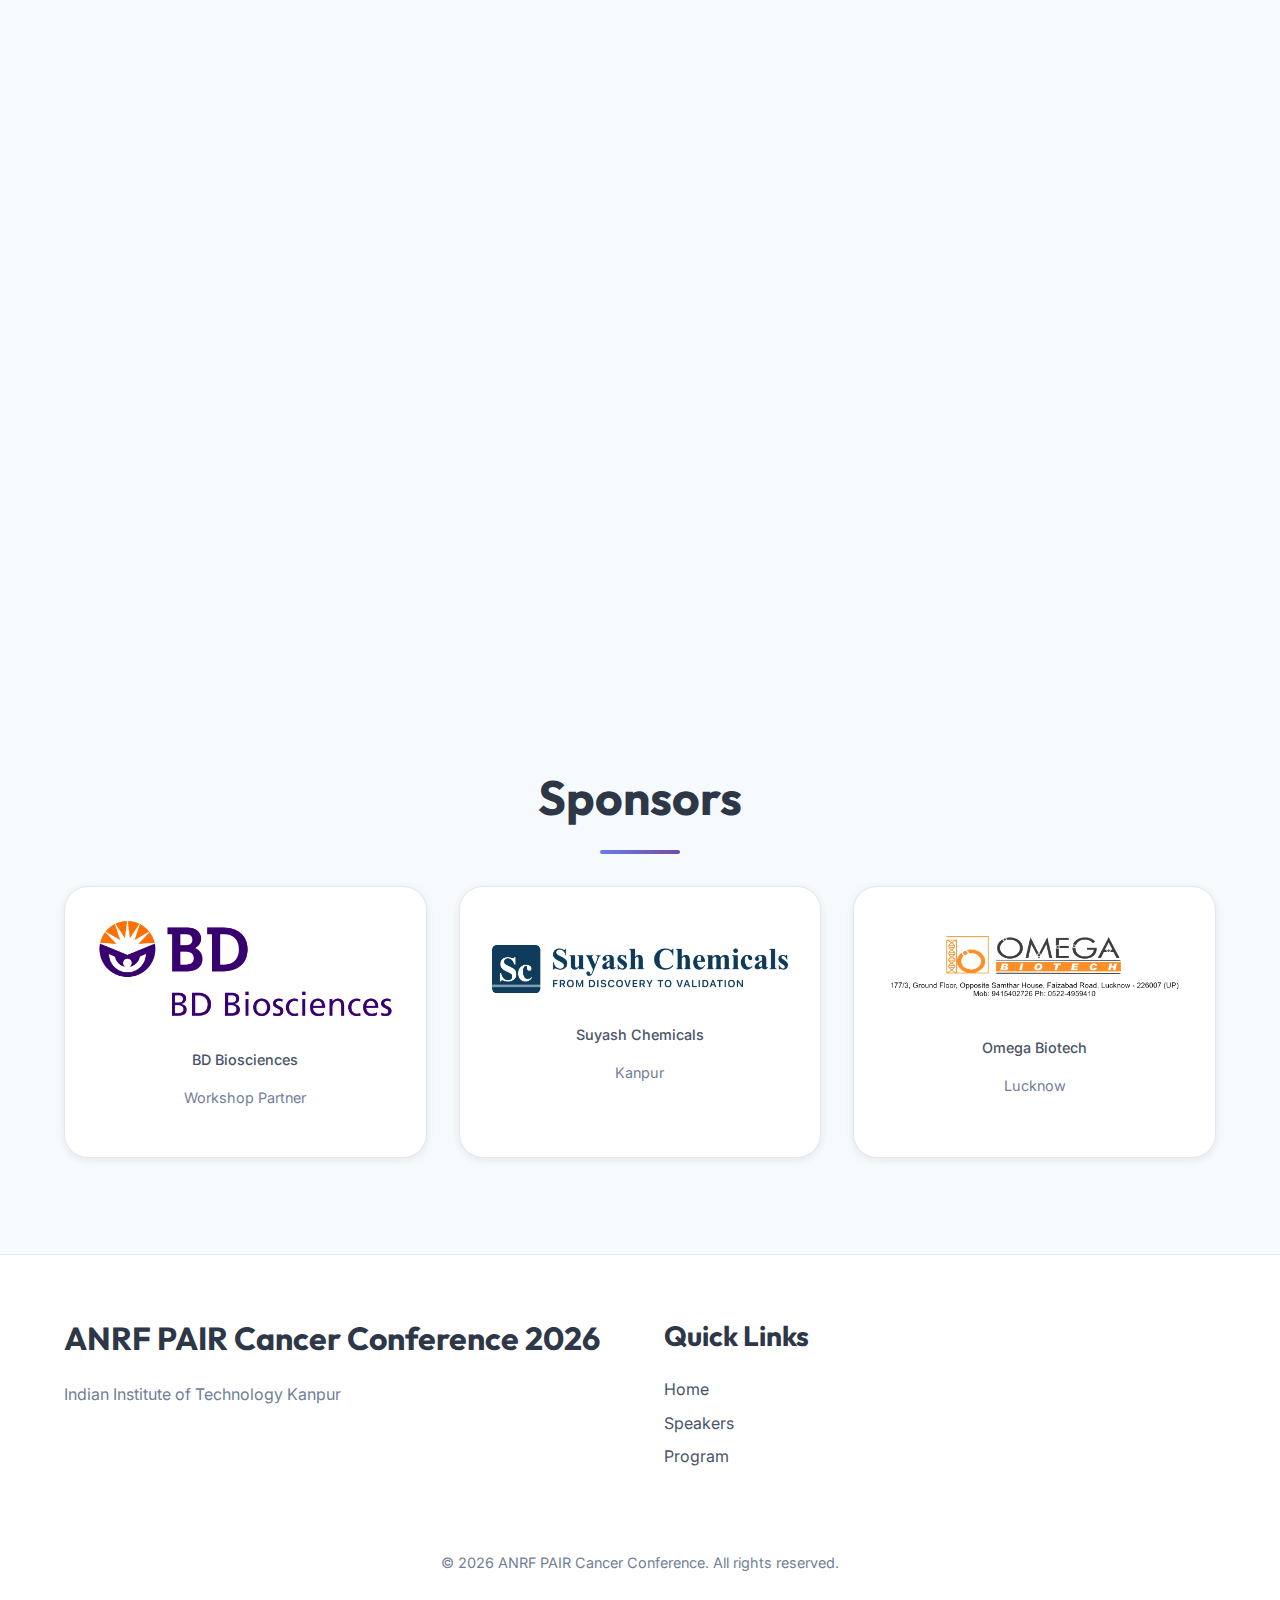
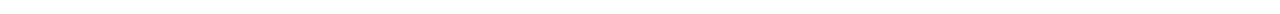
<file: organizers.html>
<!DOCTYPE html>
<html lang="en">
<head>
    <!-- Google tag (gtag.js) -->
    <script async src="https://www.googletagmanager.com/gtag/js?id=G-LDELBL3TFP"></script>
    <script>
      window.dataLayer = window.dataLayer || [];
      function gtag(){dataLayer.push(arguments);}
      gtag('js', new Date());
      gtag('config', 'G-LDELBL3TFP');
    </script>
    <meta charset="UTF-8">
    <meta name="viewport" content="width=device-width, initial-scale=1.0">
    <meta name="description" content="Organizers of ANRF PAIR Cancer Conference 2026">
    <title>Organizers | ANRF PAIR Cancer Conference 2026</title>
    
    <link rel="preconnect" href="https://fonts.googleapis.com">
    <link rel="preconnect" href="https://fonts.gstatic.com" crossorigin>
    <link href="https://fonts.googleapis.com/css2?family=Inter:wght@300;400;500;600;700;800&family=Outfit:wght@400;500;600;700;800&display=swap" rel="stylesheet">
    
    <link rel="stylesheet" href="styles.css">
</head>
<body class="organizers-page">
    <nav class="navbar" id="navbar">
        <div class="container nav-container">
            <div class="nav-brand">
                <img src="assets/anrf-logo.png" alt="ANRF Logo" class="nav-logo">
            </div>
            <button class="nav-toggle" id="navToggle" aria-label="Toggle navigation">
                <span></span>
                <span></span>
                <span></span>
            </button>
            <ul class="nav-menu" id="navMenu">
                <li><a href="index.html" class="nav-link">Home</a></li>
                <li><a href="index.html#theme" class="nav-link">Theme</a></li>
                <li><a href="speakers.html" class="nav-link">Speakers</a></li>
                <li><a href="organizers.html" class="nav-link">Organizers</a></li>
                <li><a href="program.html" class="nav-link">Program</a></li>
                <li><a href="venue.html" class="nav-link">Venue</a></li>
                <li><a href="instructions.html" class="nav-link">Instructions</a></li>
            </ul>
            <div class="nav-logo-container">
                <img src="assets/images/slide1_img2.jpg" alt="IIT Kanpur Logo" class="nav-logo-right">
            </div>
        </div>
    </nav>

    <section class="hero" style="min-height: 50vh;">
        <div class="hero-background"></div>
        <div class="container hero-content">
            <h1 class="hero-title">Organizers</h1>
            <p class="hero-subtitle">Indian Institute of Technology, Kanpur</p>
        </div>
    </section>

    <section class="speakers-section">
        <div class="container">
            <h2 class="section-title">Patrons</h2>
            <div class="speakers-grid">
                <div class="speaker-card">
                    <div class="speaker-avatar"><img src="assets/images/dr_shivkumar_kalyanaraman.png" alt="Dr. Shivkumar Kalyanaraman"></div>
                    <h3>Dr. Shivkumar Kalyanaraman</h3>
                    <p class="speaker-title">CEO</p>
                    <p class="speaker-affiliation">ANRF</p>
                </div>
                
                
                <div class="speaker-card">
                    <div class="speaker-avatar"><img src="assets/images/prof_manindra_agrawal.png" alt="Prof. Manindra Agrawal"></div>
                    <h3>Prof. Manindra Agrawal</h3>
                    <p class="speaker-title">Director</p>
                    <p class="speaker-affiliation">IIT Kanpur</p>
                </div>
                
                
                <div class="speaker-card">
                    <div class="speaker-avatar"><img src="assets/images/prof_soniya_nityanand.png" alt="Prof. Soniya Nityanand"></div>
                    <h3>Prof. Soniya Nityanand</h3>
                    <p class="speaker-title">Vice Chancellor</p>
                    <p class="speaker-affiliation">KGMU Lucknow</p>
                </div>
                
                
                <div class="speaker-card">
                    <div class="speaker-avatar"><img src="assets/images/prof_sanjay_nayak.png" alt="Prof. Sanjay Nayak"></div>
                    <h3>Prof. Sanjay Nayak</h3>
                    <p class="speaker-title">Vice Chancellor</p>
                    <p class="speaker-affiliation">Ravenshaw University</p>
                </div>
                
                
                <div class="speaker-card">
                    <div class="speaker-avatar"><img src="assets/images/prof_vinay_pathak.png" alt="Prof. Vinay Pathak"></div>
                    <h3>Prof. Vinay Pathak</h3>
                    <p class="speaker-title">Vice Chancellor</p>
                    <p class="speaker-affiliation">CSJM University</p>
                </div>
                
                <div class="speaker-card">
                    <div class="speaker-avatar"><img src="assets/images/slide4_img20.png" alt="Prof. Mohan V Aware"></div>
                    <h3>Prof. Mohan V Aware</h3>
                    <p class="speaker-title">Director</p>
                    <p class="speaker-affiliation">NIT Arunachal Pradesh</p>
                </div>
            </div>

            <h2 class="section-title" style="margin-top: 4rem;">Organizing Committee</h2>
            <div class="speakers-grid">
                <div class="speaker-card">
                    <div class="speaker-avatar"><img src="assets/images/slide4_img7.jpg" alt="Prof. Bushra Ateeq"></div>
                    <h3>Prof. Bushra Ateeq</h3>
                    <p class="speaker-title">Convenor, Cancer Theme Lead</p>
                    <p class="speaker-affiliation">Professor, BSBE, IIT Kanpur<br>Dean of International Relations</p>
                </div>
                
                <div class="speaker-card">
                    <div class="speaker-avatar"><img src="assets/images/dr_rakesh_k_majhi_new.jpg" alt="Dr. Rakesh K Majhi"></div>
                    <h3>Dr. Rakesh K Majhi</h3>
                    <p class="speaker-title">Co-Convenor</p>
                    <p class="speaker-affiliation">Assistant Professor, BSBE, IIT Kanpur</p>
                </div>
                
                
                <div class="speaker-card">
                    <div class="speaker-avatar"><img src="assets/images/prof_raja_angamuthu_new.png" alt="Prof. Raja Angamuthu"></div>
                    <h3>Prof. Raja Angamuthu</h3>
                    <p class="speaker-title">Project Director, ANRF-PAIR</p>
                    <p class="speaker-affiliation">Professor, Chemistry, IIT Kanpur<br>Associate Dean R&D</p>
                </div>
                
                
                <div class="speaker-card">
                    <div class="speaker-avatar"><img src="assets/images/prof_ashwani_thakur_new.png" alt="Prof. Ashwani Thakur"></div>
                    <h3>Prof. Ashwani Thakur</h3>
                    <p class="speaker-title">Head of BSBE</p>
                    <p class="speaker-affiliation">Professor, BSBE, IIT Kanpur</p>
                </div>
            </div>

            <h2 class="section-title" style="margin-top: 4rem;">Sponsors</h2>
            <div class="institutes-grid" style="margin-top: 2rem;">
                <div class="institute-card">
                    <img src="assets/images/bd_biosciences_logo.png" alt="BD Biosciences">
                    <p class="institute-name">BD Biosciences</p>
                    <p style="color: var(--text-muted); font-size: 0.9rem;">Workshop Partner</p>
                </div>
                <div class="institute-card">
                    <img src="assets/images/suyash_chemicals_logo.png" alt="Suyash Chemicals">
                    <p class="institute-name">Suyash Chemicals</p>
                    <p style="color: var(--text-muted); font-size: 0.9rem;">Kanpur</p>
                </div>
                <div class="institute-card">
                    <img src="assets/images/omega_biotech_logo.png" alt="Omega Biotech">
                    <p class="institute-name">Omega Biotech</p>
                    <p style="color: var(--text-muted); font-size: 0.9rem;">Lucknow</p>
                </div>
            </div>
        </div>
    </section>

    <footer class="footer">
        <div class="container">
            <div class="footer-content">
                <div class="footer-section">
                    <h3>ANRF PAIR Cancer Conference 2026</h3>
                    <p>Indian Institute of Technology Kanpur</p>
                </div>
                <div class="footer-section">
                    <h4>Quick Links</h4>
                    <ul>
                        <li><a href="index.html">Home</a></li>
                        <li><a href="speakers.html">Speakers</a></li>
                        <li><a href="program.html">Program</a></li>
                    </ul>
                </div>
            </div>
            <div class="footer-bottom">
                <p>&copy; 2026 ANRF PAIR Cancer Conference. All rights reserved.</p>
            </div>
        </div>
    </footer>

    <script src="script.js"></script>
</body>
</html>
</file>
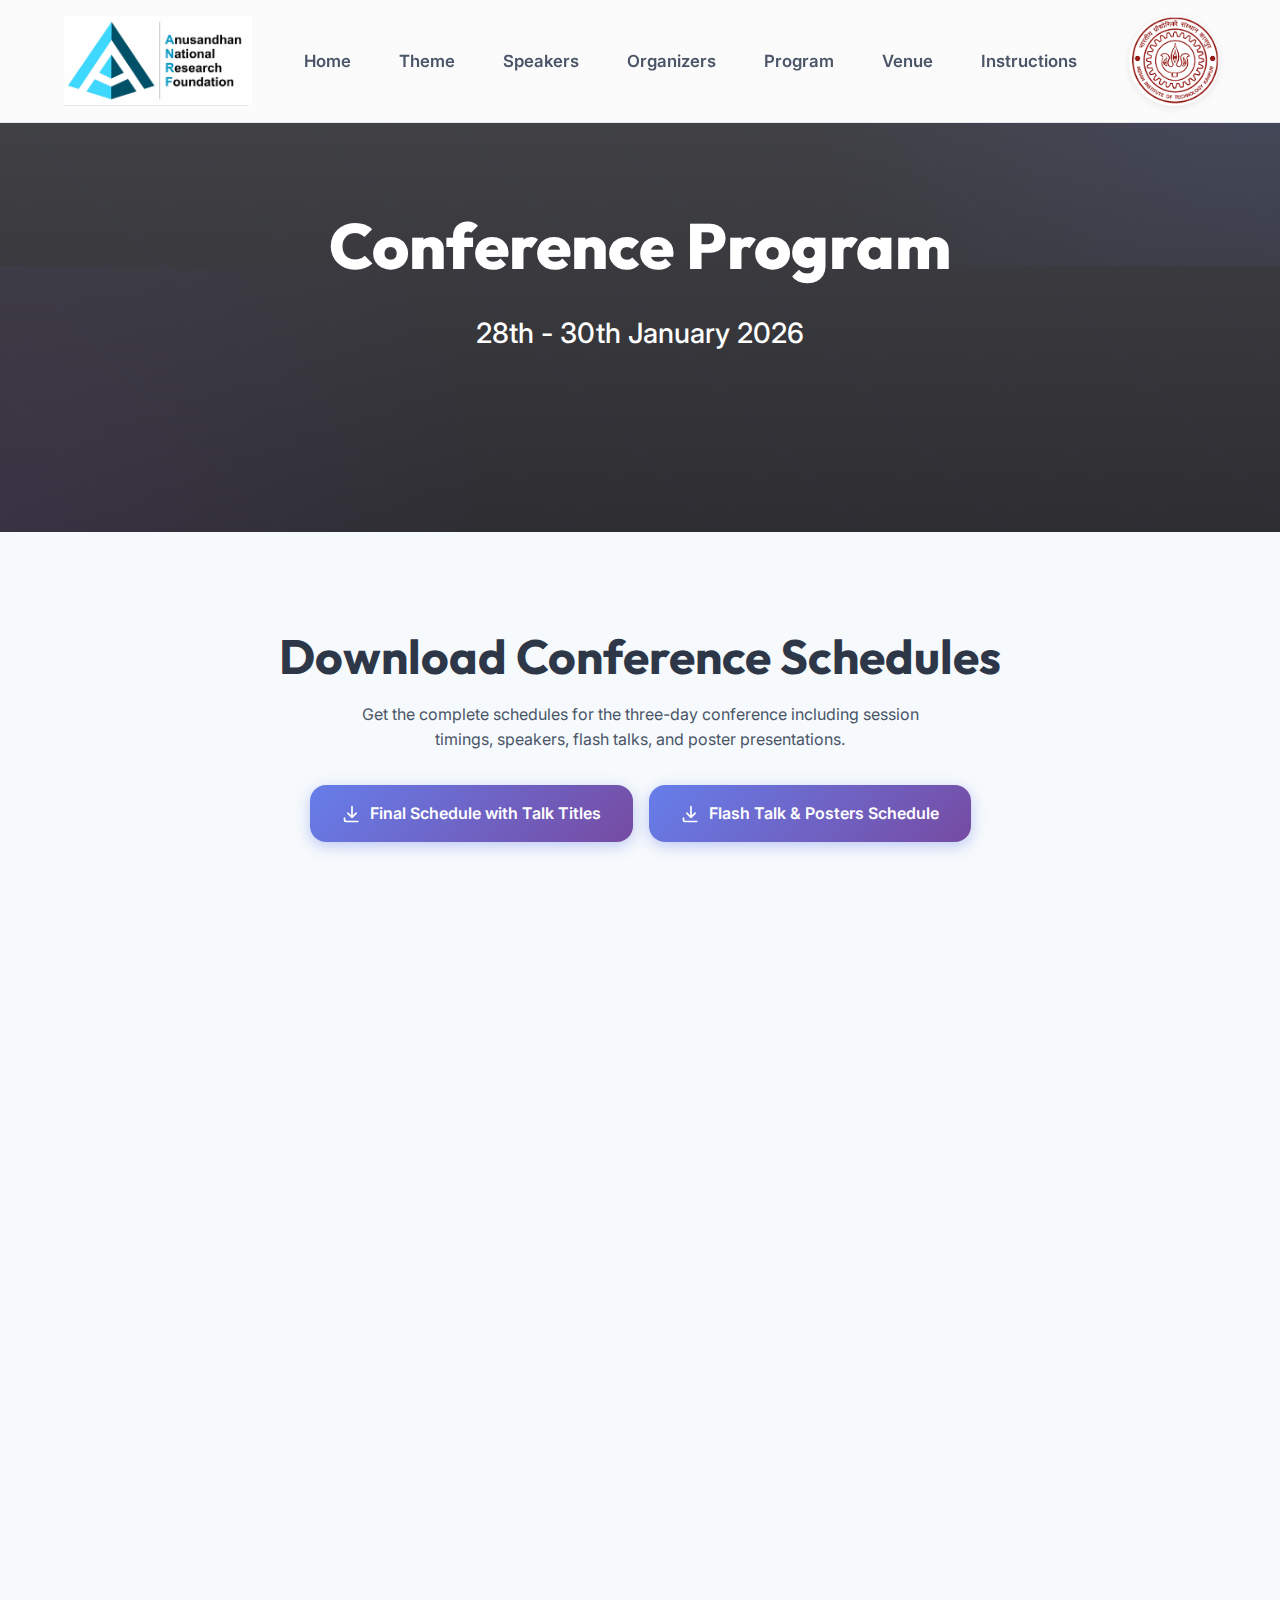
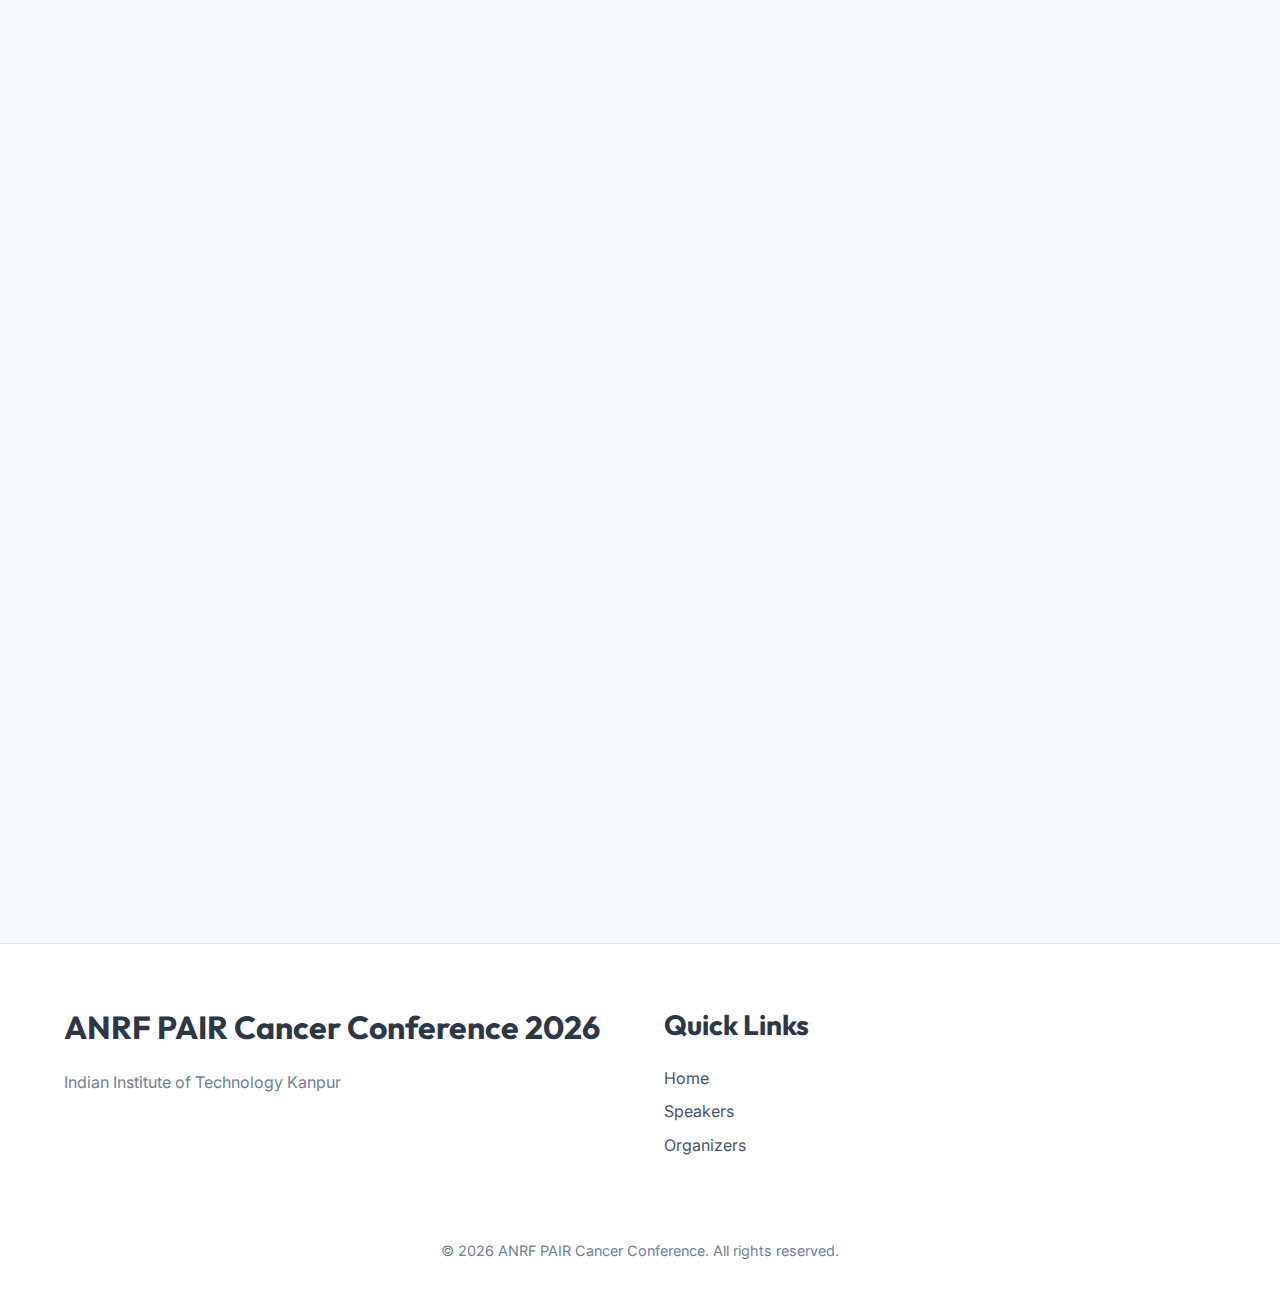
<file: program.html>
<!DOCTYPE html>
<html lang="en">
<head>
    <!-- Google tag (gtag.js) -->
    <script async src="https://www.googletagmanager.com/gtag/js?id=G-LDELBL3TFP"></script>
    <script>
      window.dataLayer = window.dataLayer || [];
      function gtag(){dataLayer.push(arguments);}
      gtag('js', new Date());
      gtag('config', 'G-LDELBL3TFP');
    </script>
    <meta charset="UTF-8">
    <meta name="viewport" content="width=device-width, initial-scale=1.0">
    <meta name="description" content="Program and Schedule for ANRF PAIR Cancer Conference 2026">
    <title>Program | ANRF PAIR Cancer Conference 2026</title>
    
    <link rel="preconnect" href="https://fonts.googleapis.com">
    <link rel="preconnect" href="https://fonts.gstatic.com" crossorigin>
    <link href="https://fonts.googleapis.com/css2?family=Inter:wght@300;400;500;600;700;800&family=Outfit:wght@400;500;600;700;800&display=swap" rel="stylesheet">
    
    <link rel="stylesheet" href="styles.css">
</head>
<body class="program-page">
    <nav class="navbar" id="navbar">
        <div class="container nav-container">
            <div class="nav-brand">
                <img src="assets/anrf-logo.png" alt="ANRF Logo" class="nav-logo">
            </div>
            <button class="nav-toggle" id="navToggle" aria-label="Toggle navigation">
                <span></span>
                <span></span>
                <span></span>
            </button>
            <ul class="nav-menu" id="navMenu">
                <li><a href="index.html" class="nav-link">Home</a></li>
                <li><a href="index.html#theme" class="nav-link">Theme</a></li>
                <li><a href="speakers.html" class="nav-link">Speakers</a></li>
                <li><a href="organizers.html" class="nav-link">Organizers</a></li>
                <li><a href="program.html" class="nav-link">Program</a></li>
                <li><a href="venue.html" class="nav-link">Venue</a></li>
                <li><a href="instructions.html" class="nav-link">Instructions</a></li>
            </ul>
            <div class="nav-logo-container">
                <img src="assets/images/slide1_img2.jpg" alt="IIT Kanpur Logo" class="nav-logo-right">
            </div>
        </div>
    </nav>

    <section class="hero" style="min-height: 50vh;">
        <div class="hero-background"></div>
        <div class="container hero-content">
            <h1 class="hero-title">Conference Program</h1>
            <p class="hero-subtitle">28th - 30th January 2026</p>
        </div>
    </section>

    <section class="registration-section">
        <div class="container">
            <!-- Download Button Section at Top -->
            <div style="text-align: center; margin-bottom: 3rem;">
                <h2 style="color: var(--text-primary); margin-bottom: 1rem;">Download Conference Schedules</h2>
                <p style="color: var(--text-secondary); margin-bottom: 2rem; max-width: 600px; margin-left: auto; margin-right: auto;">Get the complete schedules for the three-day conference including session timings, speakers, flash talks, and poster presentations.</p>
                
                <!-- Download Buttons Container -->
                <div style="display: flex; flex-wrap: wrap; gap: 1rem; justify-content: center; align-items: center;">
                    <a href="assets/Final Schedule with Talk Titles_PAIR Cancer Conference.pdf" download class="btn btn-primary" style="display: inline-flex; align-items: center; gap: 0.5rem;">
                        <svg width="20" height="20" viewBox="0 0 24 24" fill="none" xmlns="http://www.w3.org/2000/svg">
                            <path d="M12 3V16M12 16L7 11M12 16L17 11" stroke="currentColor" stroke-width="2" stroke-linecap="round" stroke-linejoin="round"/>
                            <path d="M3 17V19C3 20.1046 3.89543 21 5 21H19C20.1046 21 21 19V17" stroke="currentColor" stroke-width="2" stroke-linecap="round"/>
                        </svg>
                        Final Schedule with Talk Titles
                    </a>
                    
                    <a href="assets/Flash Talk and Posters Schedule_with Registration number and Names.pdf" download class="btn btn-primary" style="display: inline-flex; align-items: center; gap: 0.5rem;">
                        <svg width="20" height="20" viewBox="0 0 24 24" fill="none" xmlns="http://www.w3.org/2000/svg">
                            <path d="M12 3V16M12 16L7 11M12 16L17 11" stroke="currentColor" stroke-width="2" stroke-linecap="round" stroke-linejoin="round"/>
                            <path d="M3 17V19C3 20.1046 3.89543 21 5 21H19C20.1046 21 21 19V17" stroke="currentColor" stroke-width="2" stroke-linecap="round"/>
                        </svg>
                        Flash Talk & Posters Schedule
                    </a>
                </div>
            </div>

            <div class="registration-card" style="max-width: 800px; margin: 0 auto;">
                <h2>Three-Day Event Schedule</h2>
                <p>The ANRF PAIR Cancer Conference and Advanced Flow Cytometry Workshop is a comprehensive three-day event featuring:</p>
                
                <div class="focus-grid" style="margin-top: 2rem;">
                    <div class="focus-item">
                        <div class="focus-number">Day 1</div>
                        <div>
                            <h3 style="color: var(--text-primary); margin-bottom: 0.5rem;">28th January 2026 (Wednesday)</h3>
                            <p>Inauguration and Introduction to ANRF-PAIR • Sessions on Cancer Genomics with keynote speakers • Industry talks • Tea breaks, lunch, and gala dinner</p>
                        </div>
                    </div>
                    
                    <div class="focus-item">
                        <div class="focus-number">Day 2</div>
                        <div>
                            <h3 style="color: var(--text-primary); margin-bottom: 0.5rem;">29th January 2026 (Thursday)</h3>
                            <p>Sessions on Cancer Diagnostics • Advanced Flow Cytometry Workshop • Poster presentations • Flash talks by students • Flowcytometry workshop and networking</p>
                        </div>
                    </div>
                    
                    <div class="focus-item">
                        <div class="focus-number">Day 3</div>
                        <div>
                            <h3 style="color: var(--text-primary); margin-bottom: 0.5rem;">30th January 2026 (Friday)</h3>
                            <p>Sessions on Cancer Therapeutics • Flash talks by students • Award ceremony and valedictory function • Flowcytometry workshop and networking</p>
                        </div>
                    </div>
                </div>

                <div style="margin-top: 3rem; padding: 2rem; background: rgba(255, 255, 255, 0.03); border-radius: var(--radius-md); border-left: 4px solid var(--primary-color);">
                    <h3 style="color: var(--text-primary); margin-bottom: 1rem;">Event Highlights</h3>
                    <ul style="list-style: none; padding: 0;">
                        <li style="padding: 0.5rem 0; color: var(--text-secondary);">✓ Three-day comprehensive conference on Cancer Genomics, Diagnostics, and Therapeutics</li>
                        <li style="padding: 0.5rem 0; color: var(--text-secondary);">✓ Advanced Flow Cytometry Workshop in partnership with BD Biosciences</li>
                        <li style="padding: 0.5rem 0; color: var(--text-secondary);">✓ Keynote addresses by leading cancer researchers from premier institutions</li>
                        <li style="padding: 0.5rem 0; color: var(--text-secondary);">✓ Industry talks and networking sessions</li>
                        <li style="padding: 0.5rem 0; color: var(--text-secondary);">✓ Poster presentations and flash talks by PhD students (5 min: 3 min presentation + 2 min Q&A)</li>
                        <li style="padding: 0.5rem 0; color: var(--text-secondary);">✓ Award ceremony for outstanding presentations</li>
                        <li style="padding: 0.5rem 0; color: var(--text-secondary);">✓ All conference talks held in Outreach Auditorium, IIT Kanpur</li>
                        <li style="padding: 0.5rem 0; color: var(--text-secondary);">✓ Workshop sessions at BSBE Main Building, MFCEM Building</li>
                        <li style="padding: 0.5rem 0; color: var(--text-secondary);">✓ Breakfast, lunch, and dinner provided for all registered participants</li>
                        <li style="padding: 0.5rem 0; color: var(--text-secondary);">✓ Gala dinner on Day 1</li>
                    </ul>
                </div>
            </div>
        </div>
    </section>

    <footer class="footer">
        <div class="container">
            <div class="footer-content">
                <div class="footer-section">
                    <h3>ANRF PAIR Cancer Conference 2026</h3>
                    <p>Indian Institute of Technology Kanpur</p>
                </div>
                <div class="footer-section">
                    <h4>Quick Links</h4>
                    <ul>
                        <li><a href="index.html">Home</a></li>
                        <li><a href="speakers.html">Speakers</a></li>
                        <li><a href="organizers.html">Organizers</a></li>
                    </ul>
                </div>
            </div>
            <div class="footer-bottom">
                <p>&copy; 2026 ANRF PAIR Cancer Conference. All rights reserved.</p>
            </div>
        </div>
    </footer>

    <script src="script.js"></script>
</body>
</html>
</file>
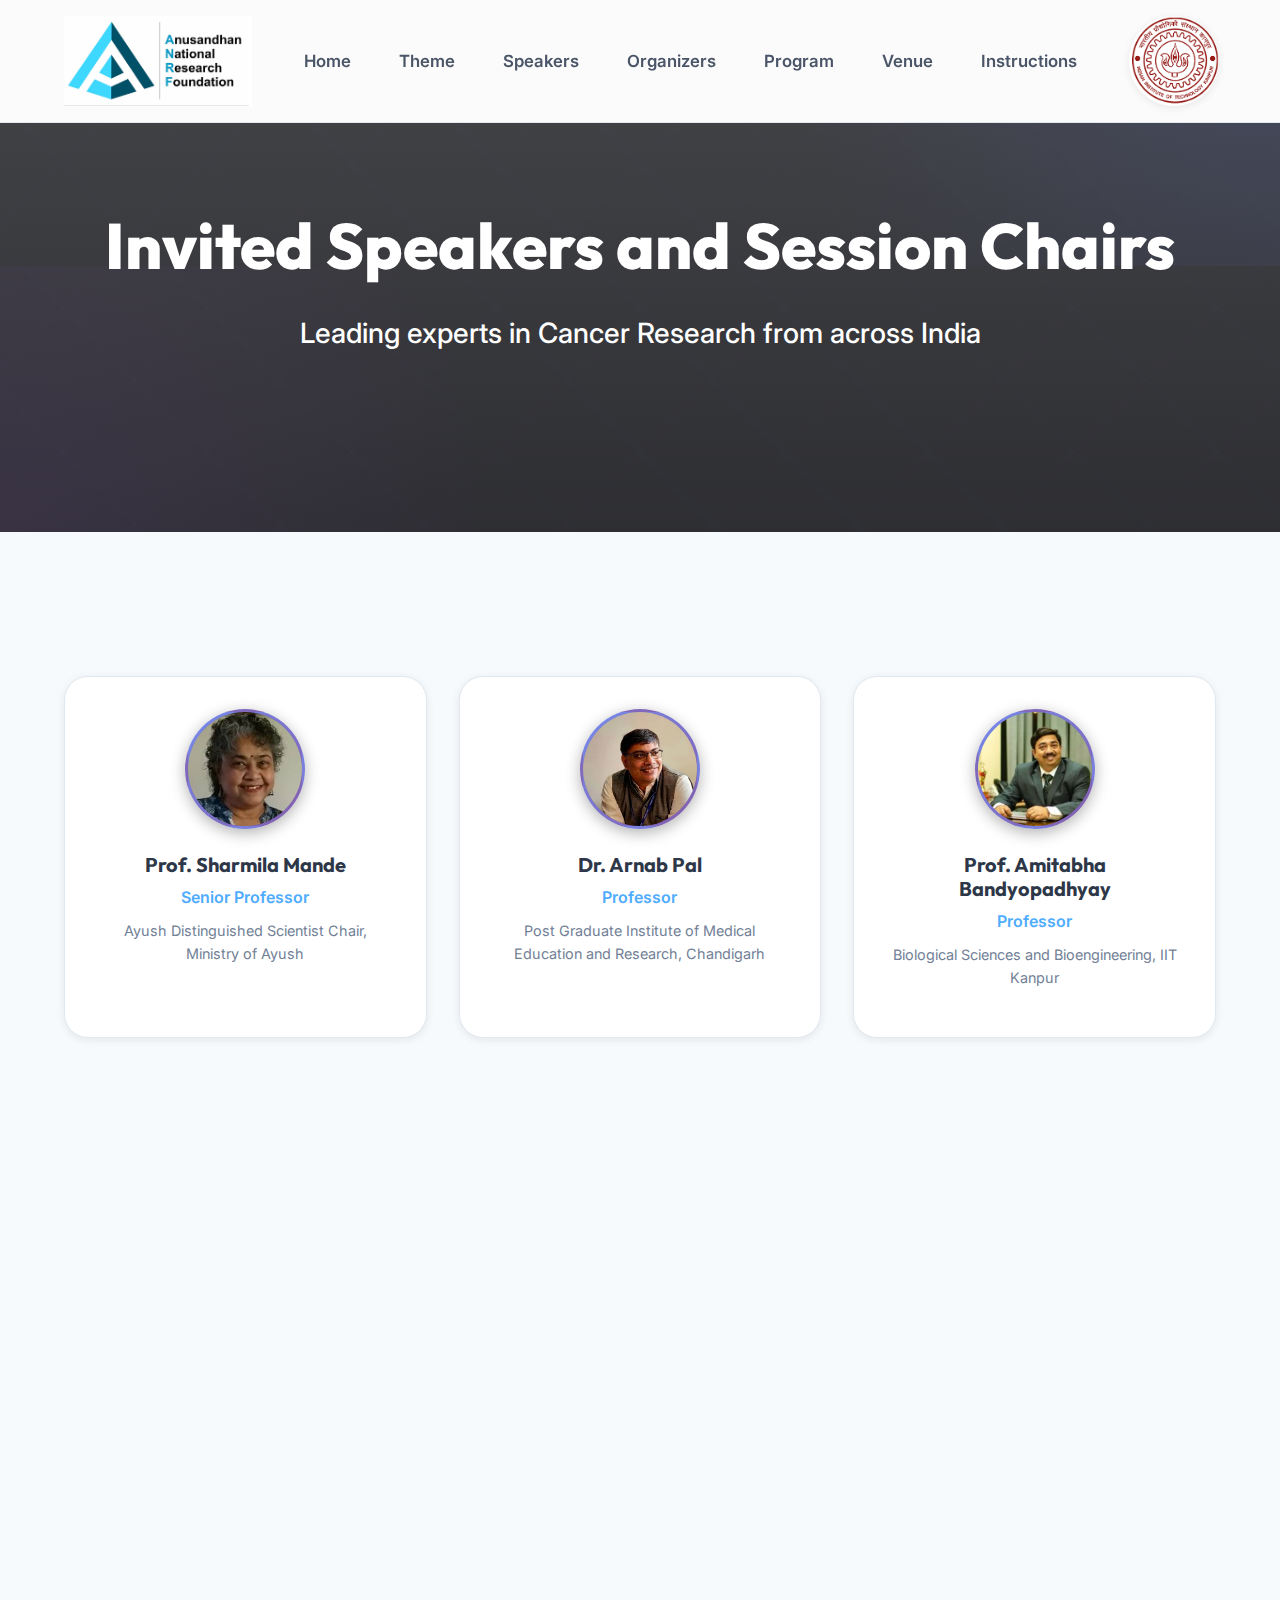
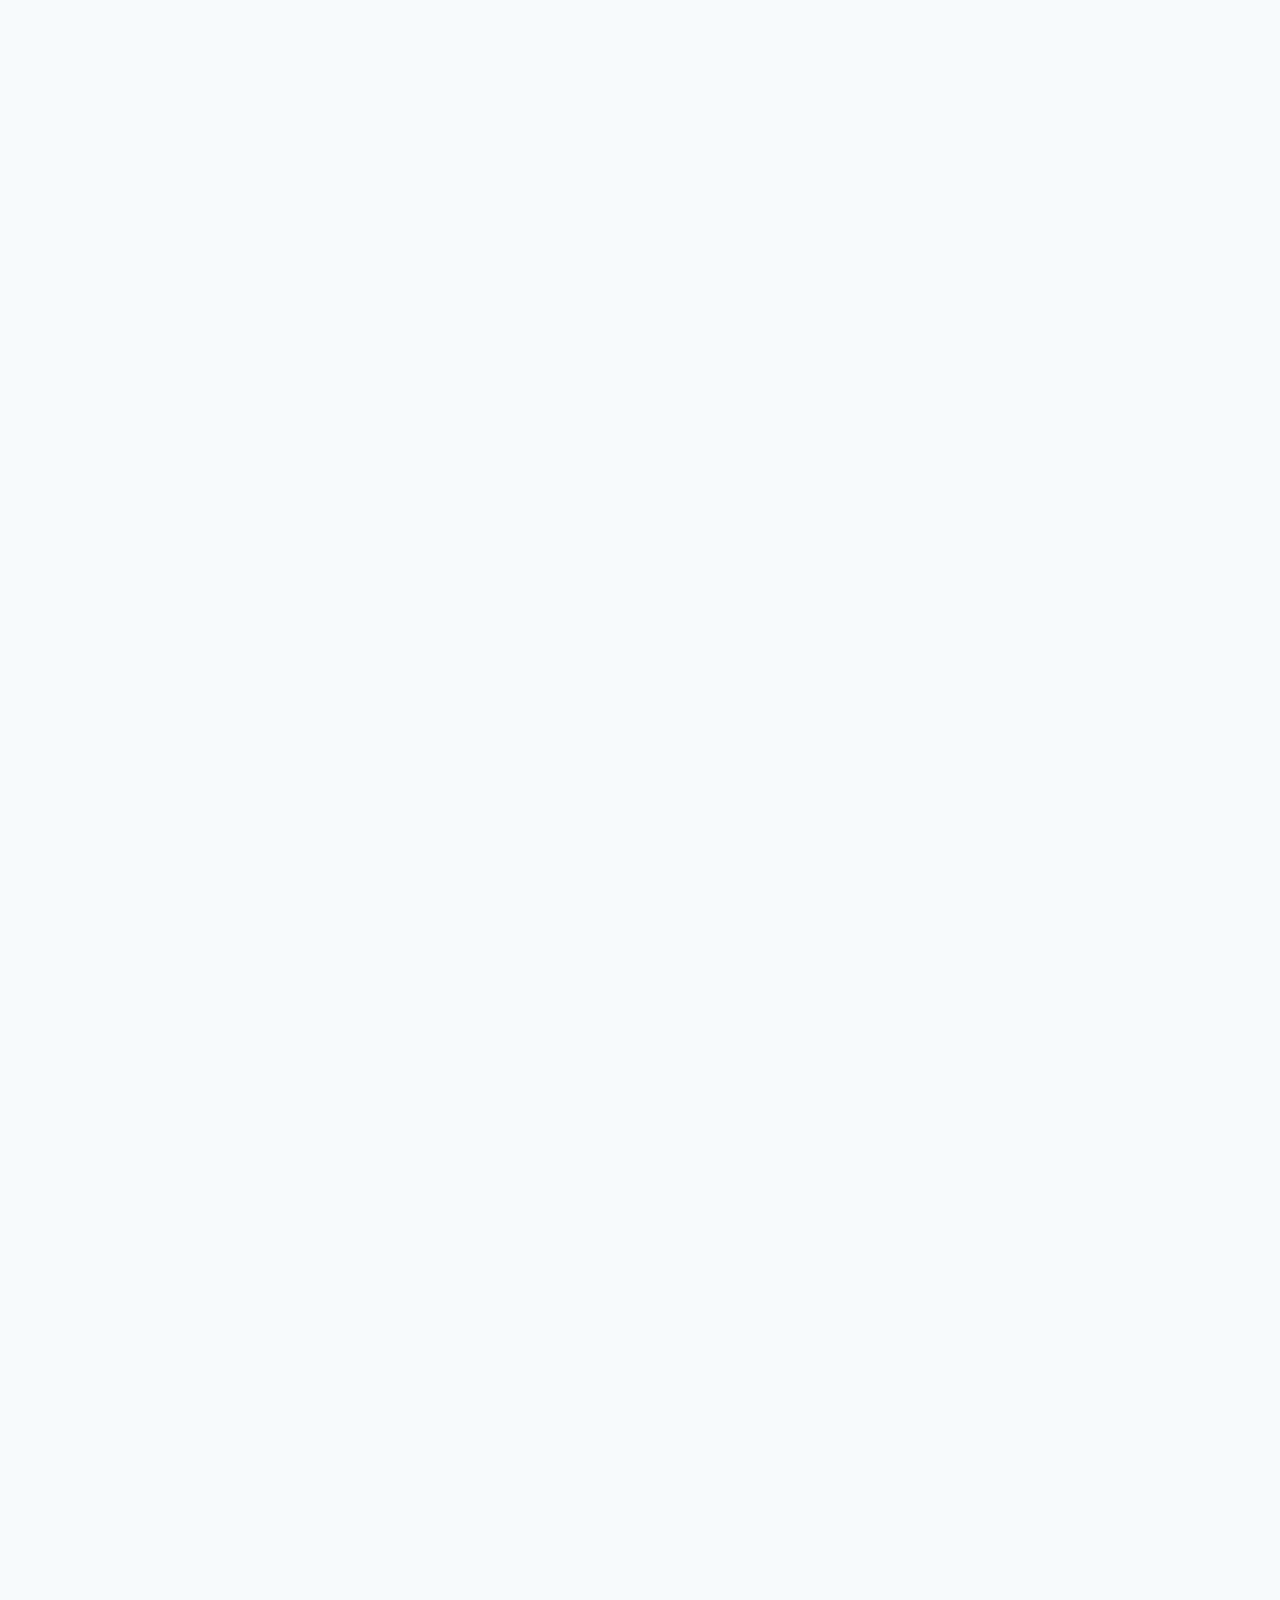
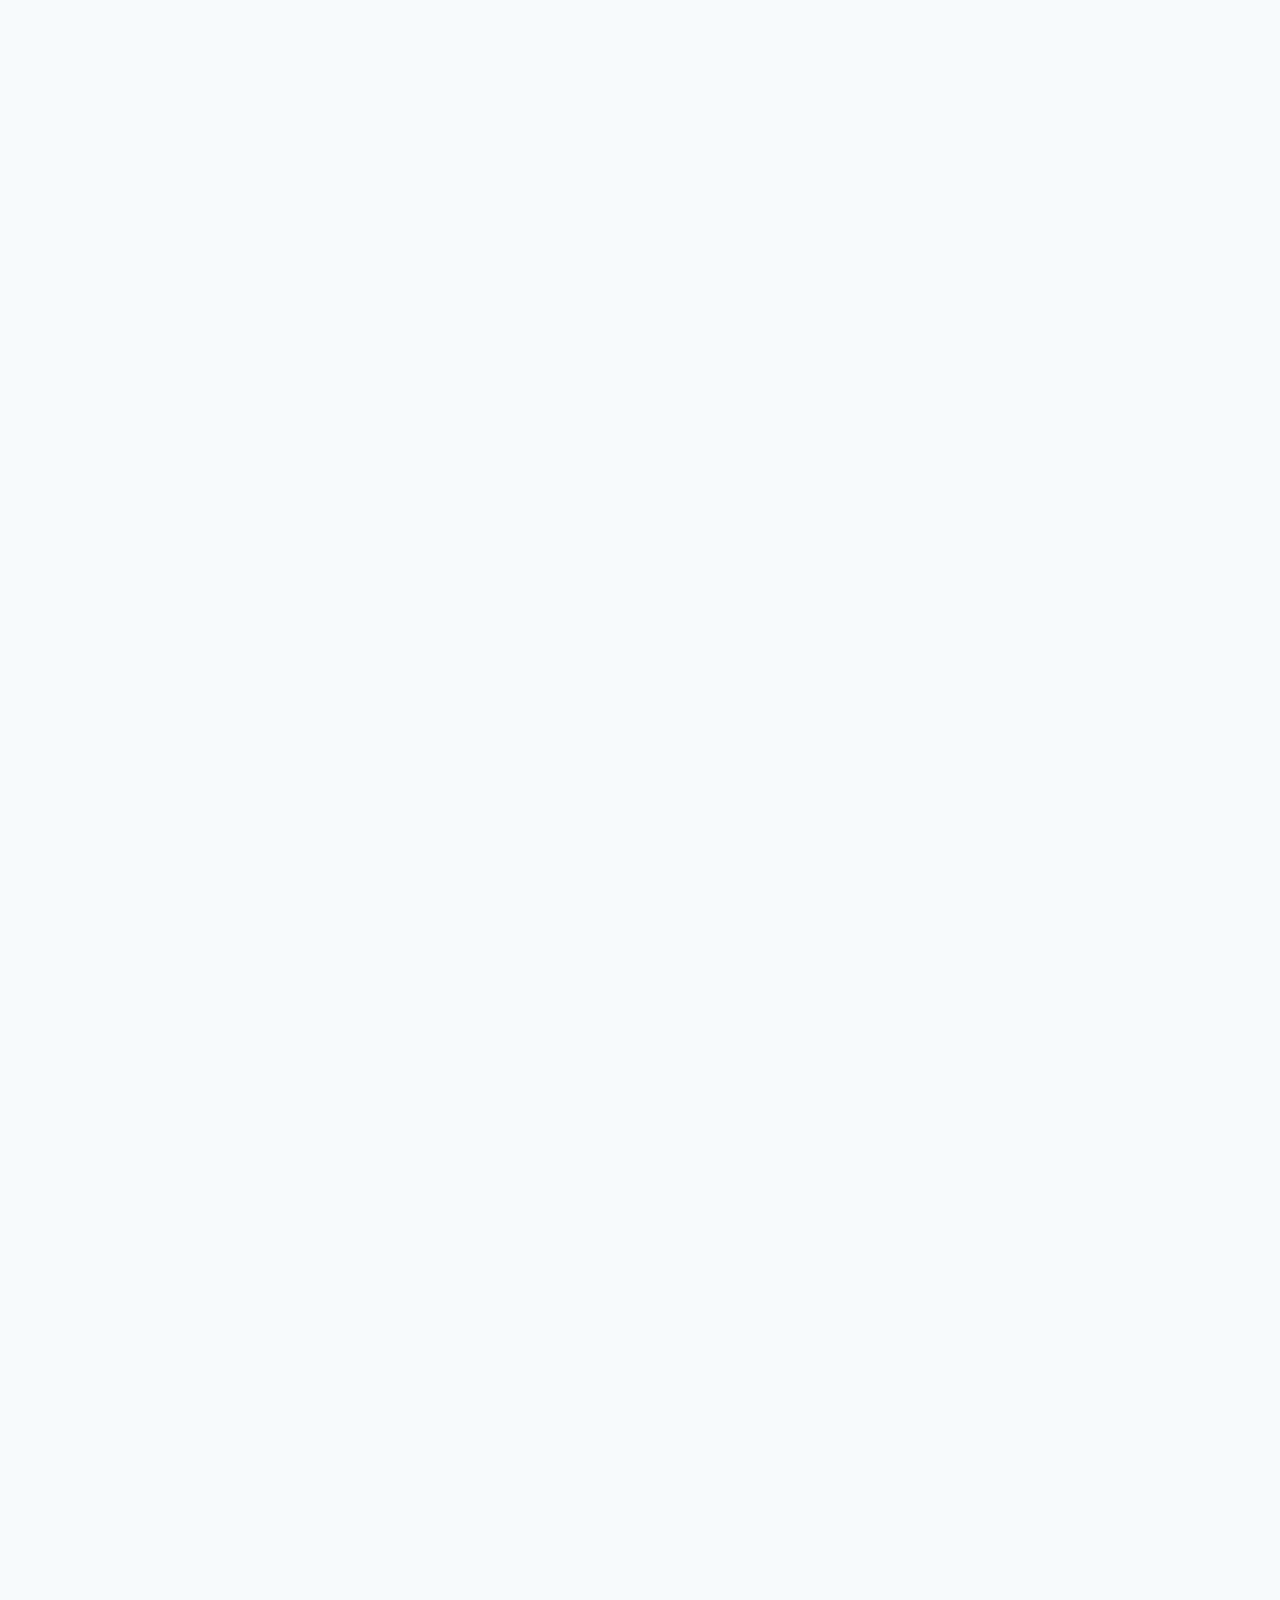
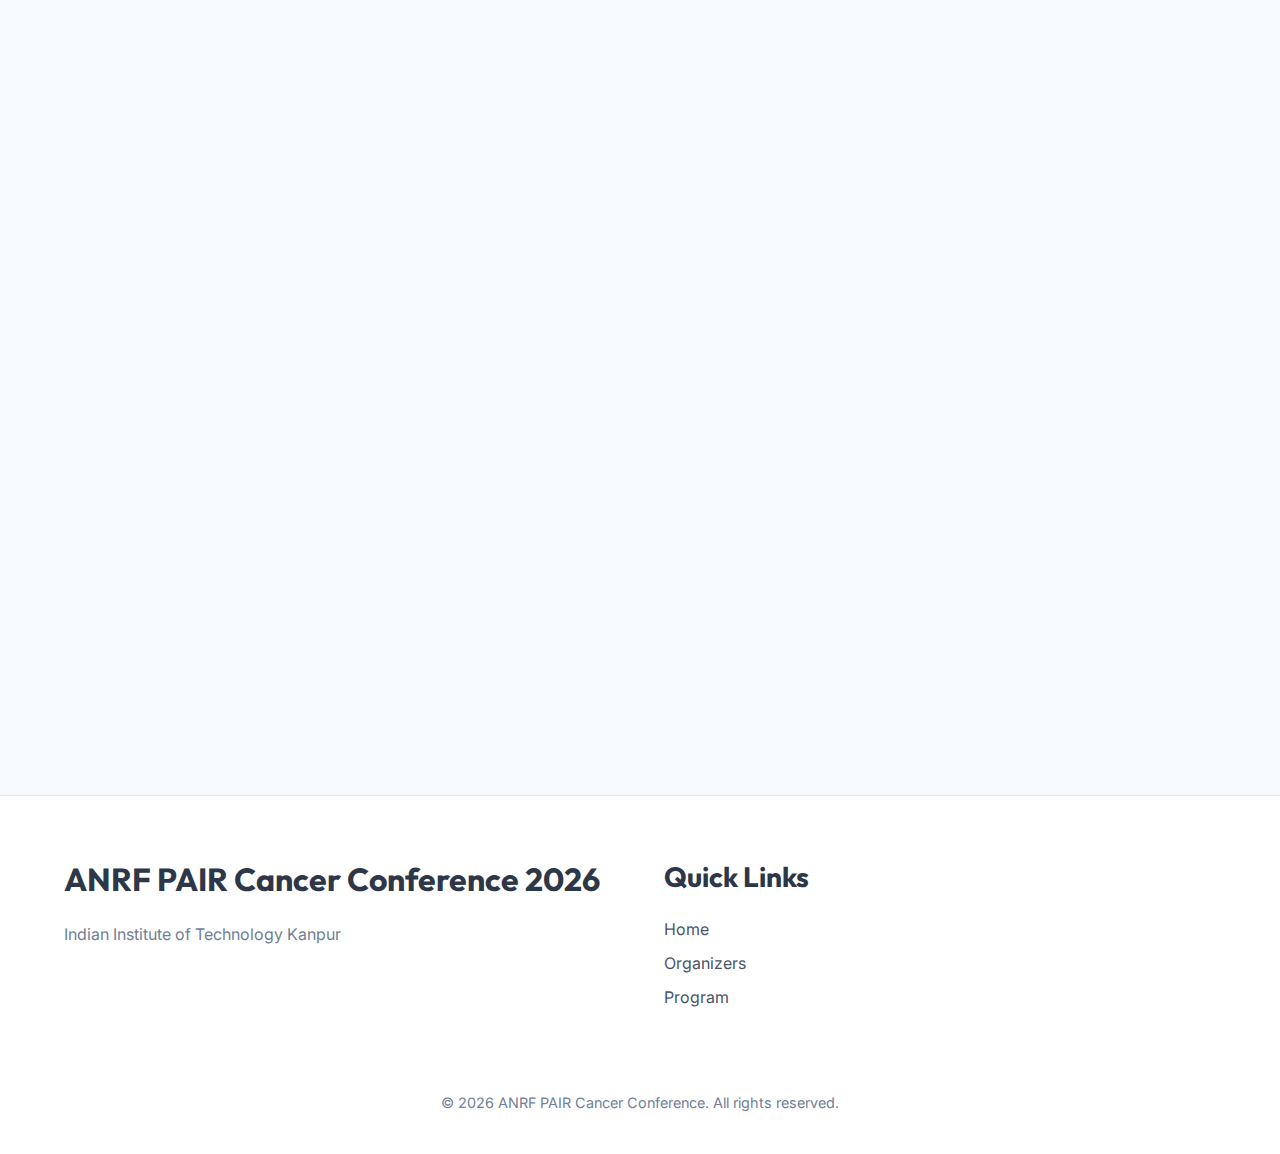
<file: speakers.html>
<!DOCTYPE html>
<html lang="en">
<head>
    <meta charset="UTF-8">
    <meta name="viewport" content="width=device-width, initial-scale=1.0">
    <meta name="description" content="Complete list of speakers and chairs for ANRF PAIR Cancer Conference 2026">
    <title>Speakers & Chairs | ANRF PAIR Cancer Conference 2026</title>
    
    <link rel="preconnect" href="https://fonts.googleapis.com">
    <link rel="preconnect" href="https://fonts.gstatic.com" crossorigin>
    <link href="https://fonts.googleapis.com/css2?family=Inter:wght@300;400;500;600;700;800&family=Outfit:wght@400;500;600;700;800&display=swap" rel="stylesheet">
    
    <link rel="stylesheet" href="styles.css">
</head>
<body class="speakers-page">
    <!-- Navigation -->
    <nav class="navbar" id="navbar">
        <div class="container nav-container">
            <div class="nav-brand">
                <img src="assets/anrf-logo.png" alt="ANRF Logo" class="nav-logo">
            </div>
            <button class="nav-toggle" id="navToggle" aria-label="Toggle navigation">
                <span></span>
                <span></span>
                <span></span>
            </button>
            <ul class="nav-menu" id="navMenu">
                <li><a href="index.html" class="nav-link">Home</a></li>
                <li><a href="index.html#theme" class="nav-link">Theme</a></li>
                <li><a href="speakers.html" class="nav-link">Speakers</a></li>
                <li><a href="organizers.html" class="nav-link">Organizers</a></li>
                <li><a href="program.html" class="nav-link">Program</a></li>
                <li><a href="venue.html" class="nav-link">Venue</a></li>
                <li><a href="instructions.html" class="nav-link">Instructions</a></li>
            </ul>
            <div class="nav-logo-container">
                <img src="assets/images/slide1_img2.jpg" alt="IIT Kanpur Logo" class="nav-logo-right">
            </div>
        </div>
    </nav>

    <!-- Page Header -->
    <section class="hero" style="min-height: 50vh;">
        <div class="hero-background"></div>
        <div class="container hero-content">
            <h1 class="hero-title">Invited Speakers and Session Chairs</h1>
            <p class="hero-subtitle">Leading experts in Cancer Research from across India</p>
        </div>
    </section>

    <!-- All Speakers Section -->
    <section class="speakers-section">
        <div class="container">
            <div class="speakers-grid">
                <div class="speaker-card">
                    <div class="speaker-avatar"><img src="assets/images/slide1_img1.jpg" alt="Prof. Sharmila Mande"></div>
                    <h3>Prof. Sharmila Mande</h3>
                    <p class="speaker-title">Senior Professor</p>
                    <p class="speaker-affiliation">Ayush Distinguished Scientist Chair, Ministry of Ayush</p>
                </div>
                
                <div class="speaker-card">
                    <div class="speaker-avatar"><img src="assets/images/slide2_img2.jpg" alt="Dr. Arnab Pal"></div>
                    <h3>Dr. Arnab Pal</h3>
                    <p class="speaker-title">Professor</p>
                    <p class="speaker-affiliation">Post Graduate Institute of Medical Education and Research, Chandigarh</p>
                </div>
                
                <div class="speaker-card">
                    <div class="speaker-avatar"><img src="assets/images/prof_amitabha_bandyopadhyay.png" alt="Prof. Amitabha Bandyopadhyay"></div>
                    <h3>Prof. Amitabha Bandyopadhyay</h3>
                    <p class="speaker-title">Professor</p>
                    <p class="speaker-affiliation">Biological Sciences and Bioengineering, IIT Kanpur</p>
                </div>
                
                <div class="speaker-card">
                    <div class="speaker-avatar"><img src="assets/images/slide3_img2.jpg" alt="Dr. Nidhan Biswas"></div>
                    <h3>Dr. Nidhan Biswas</h3>
                    <p class="speaker-title">Associate Professor</p>
                    <p class="speaker-affiliation">National Institute of Biomedical Genomics, Kalyani</p>
                </div>
                
                <div class="speaker-card">
                    <div class="speaker-avatar"><img src="assets/images/slide4_img2.jpg" alt="Dr. Sabarinathan Radhakrishnan"></div>
                    <h3>Dr. Sabarinathan Radhakrishnan</h3>
                    <p class="speaker-title">Assistant Professor</p>
                    <p class="speaker-affiliation">National Centre for Biological Sciences, Bangalore</p>
                </div>
                
                <div class="speaker-card">
                    <div class="speaker-avatar"><img src="assets/images/dr_ashok_kumar.png" alt="Dr. Ashok Kumar"></div>
                    <h3>Dr. Ashok Kumar</h3>
                    <p class="speaker-title">Professor</p>
                    <p class="speaker-affiliation">Biological Sciences and Bioengineering, IIT Kanpur</p>
                </div>
                
                <div class="speaker-card">
                    <div class="speaker-avatar"><img src="assets/images/dr_hamim_zafar.png" alt="Dr. Hamim Zafar"></div>
                    <h3>Dr. Hamim Zafar</h3>
                    <p class="speaker-title">Assistant Professor</p>
                    <p class="speaker-affiliation">Biological Sciences and Bioengineering, and Computer Science and Engineering, IIT Kanpur</p>
                </div>
                
                <div class="speaker-card">
                    <div class="speaker-avatar"><img src="assets/images/slide5_img2.jpg" alt="Prof. Sharmila Bapat"></div>
                    <h3>Prof. Sharmila Bapat</h3>
                    <p class="speaker-title">Honorary Professor</p>
                    <p class="speaker-affiliation">BRIC-National Centre for Cell Science, Pune</p>
                </div>
                
                <div class="speaker-card">
                    <div class="speaker-avatar"><img src="assets/images/slide6_img2.jpg" alt="Dr. Susanta Samajdar"></div>
                    <h3>Dr. Susanta Samajdar</h3>
                    <p class="speaker-title">Chief Scientific Officer</p>
                    <p class="speaker-affiliation">Aurigene Oncology Limited, Bangalore</p>
                </div>
                
                <div class="speaker-card">
                    <div class="speaker-avatar"><img src="assets/images/dr_santosh_misra.png" alt="Dr. Santosh Misra"></div>
                    <h3>Dr. Santosh Misra</h3>
                    <p class="speaker-title">Associate Professor</p>
                    <p class="speaker-affiliation">Biological Sciences and Bioengineering, IIT Kanpur</p>
                </div>
                
                <div class="speaker-card">
                    <div class="speaker-avatar"><img src="assets/images/slide7_img2.jpg" alt="Dr. Devivasha Bordoloi"></div>
                    <h3>Dr. Devivasha Bordoloi</h3>
                    <p class="speaker-title">Assistant Professor</p>
                    <p class="speaker-affiliation">Indian Institute of Science Education and Research, Bhopal</p>
                </div>
                
                <div class="speaker-card">
                    <div class="speaker-avatar"><img src="assets/images/slide8_img2.jpg" alt="Dr. Javed N Agrewala"></div>
                    <h3>Dr. Javed N Agrewala</h3>
                    <p class="speaker-title">Professor</p>
                    <p class="speaker-affiliation">Indian Institute of Technology Ropar</p>
                </div>
                
                <div class="speaker-card">
                    <div class="speaker-avatar"><img src="assets/images/dr_priyanka_bagade.png" alt="Dr. Priyanka Bagade"></div>
                    <h3>Dr. Priyanka Bagade</h3>
                    <p class="speaker-title">Assistant Professor</p>
                    <p class="speaker-affiliation">Department of Computer Science and Engineering, IIT Kanpur</p>
                </div>
                
                <div class="speaker-card">
                    <div class="speaker-avatar"><img src="assets/images/slide9_img2.jpg" alt="Dr. Mayank Singh"></div>
                    <h3>Dr. Mayank Singh</h3>
                    <p class="speaker-title">Additional Professor</p>
                    <p class="speaker-affiliation">All India Institute of Medical Sciences, New Delhi</p>
                </div>
                
                <div class="speaker-card">
                    <div class="speaker-avatar"><img src="assets/images/dr_shaida_andrabi.png" alt="Dr. Shaida Andrabi"></div>
                    <h3>Dr. Shaida Andrabi</h3>
                    <p class="speaker-title">Associate Professor</p>
                    <p class="speaker-affiliation">University of Kashmir, Srinagar</p>
                </div>
                
                <div class="speaker-card">
                    <div class="speaker-avatar"><img src="assets/images/dr_ramasubbu_sankararamakrishnan.png" alt="Dr. Ramasubbu Sankararamakrishnan"></div>
                    <h3>Dr. Ramasubbu Sankararamakrishnan</h3>
                    <p class="speaker-title">Professor</p>
                    <p class="speaker-affiliation">Biological Sciences and Bioengineering, IIT Kanpur</p>
                </div>
                
                <div class="speaker-card">
                    <div class="speaker-avatar"><img src="assets/images/prof_pritha_ray.png" alt="Prof. Pritha Ray"></div>
                    <h3>Prof. Pritha Ray</h3>
                    <p class="speaker-title">Professor</p>
                    <p class="speaker-affiliation">ACTREC, Tata Memorial Centre, Navi Mumbai</p>
                </div>
                
                <div class="speaker-card">
                    <div class="speaker-avatar"><img src="assets/images/dr_nazia_chaudhary.png" alt="Dr. Nazia Chaudhary"></div>
                    <h3>Dr. Nazia Chaudhary</h3>
                    <p class="speaker-title">DST Inspire Faculty</p>
                    <p class="speaker-affiliation">ACTREC, Tata Memorial Centre, Navi Mumbai</p>
                </div>
                
                <div class="speaker-card">
                    <div class="speaker-avatar"><img src="assets/images/dr_bushra_ateeq.jpg" alt="Dr. Bushra Ateeq"></div>
                    <h3>Dr. Bushra Ateeq</h3>
                    <p class="speaker-title">Professor</p>
                    <p class="speaker-affiliation">Biological Sciences and Bioengineering, IIT Kanpur</p>
                </div>
                
                <div class="speaker-card">
                    <div class="speaker-avatar"><img src="assets/images/dr_kartiki_desai.png" alt="Dr. Kartiki Desai"></div>
                    <h3>Dr. Kartiki Desai</h3>
                    <p class="speaker-title">Professor</p>
                    <p class="speaker-affiliation">National Institute of Biomedical Genomics, Kalyani</p>
                </div>
                
                <div class="speaker-card">
                    <div class="speaker-avatar"><img src="assets/images/prof_luna_samanta.png" alt="Prof. Luna Samanta"></div>
                    <h3>Prof. Luna Samanta</h3>
                    <p class="speaker-title">Professor</p>
                    <p class="speaker-affiliation">Ravenshaw University, Cuttack, Odisha</p>
                </div>
                
                <div class="speaker-card">
                    <div class="speaker-avatar"><img src="assets/images/dr_ritika_gautam.png" alt="Dr. Ritika Gautam"></div>
                    <h3>Dr. Ritika Gautam</h3>
                    <p class="speaker-title">Assistant Professor</p>
                    <p class="speaker-affiliation">Department of Chemistry, IIT Kanpur</p>
                </div>
                
                <div class="speaker-card">
                    <div class="speaker-avatar"><img src="assets/images/prof_purnendu_parhi.png" alt="Prof. Purnendu Parhi"></div>
                    <h3>Prof. Purnendu Parhi</h3>
                    <p class="speaker-title">Professor</p>
                    <p class="speaker-affiliation">Ravenshaw University, Cuttack, Odisha</p>
                </div>
                
                <div class="speaker-card">
                    <div class="speaker-avatar"><img src="assets/images/prof_mahesh_kumar_panda.png" alt="Prof. Mahesh Kumar Panda"></div>
                    <h3>Prof. Mahesh Kumar Panda</h3>
                    <p class="speaker-title">Professor</p>
                    <p class="speaker-affiliation">Ravenshaw University, Cuttack, Odisha</p>
                </div>
                
                <div class="speaker-card">
                    <div class="speaker-avatar"><img src="assets/images/dr_tushar_sandhan.png" alt="Dr. Tushar Sandhan"></div>
                    <h3>Dr. Tushar Sandhan</h3>
                    <p class="speaker-title">Assistant Professor</p>
                    <p class="speaker-affiliation">Electrical Engineering, IIT Kanpur</p>
                </div>
                
                <div class="speaker-card">
                    <div class="speaker-avatar"><div class="avatar-placeholder">SN</div></div>
                    <h3>Prof. Sabita Nayak</h3>
                    <p class="speaker-title">Professor</p>
                    <p class="speaker-affiliation">Ravenshaw University, Cuttack, Odisha</p>
                </div>
                
                <div class="speaker-card">
                    <div class="speaker-avatar"><img src="assets/images/prof_rashmirekha_satpathy.png" alt="Prof. Rashmirekha Satpathy"></div>
                    <h3>Prof. Rashmirekha Satpathy</h3>
                    <p class="speaker-title">Professor</p>
                    <p class="speaker-affiliation">Ravenshaw University, Cuttack, Odisha</p>
                </div>
                
                <div class="speaker-card">
                    <div class="speaker-avatar"><img src="assets/images/dr_rakesh_majhi.png" alt="Dr. Rakesh Majhi"></div>
                    <h3>Dr. Rakesh Majhi</h3>
                    <p class="speaker-title">Assistant Professor</p>
                    <p class="speaker-affiliation">Biological Sciences and Bioengineering, IIT Kanpur</p>
                </div>
                
                <div class="speaker-card">
                    <div class="speaker-avatar"><img src="assets/images/dr_saikat_jana.png" alt="Dr. Saikat Jana"></div>
                    <h3>Dr. Saikat Jana</h3>
                    <p class="speaker-title">Associate Professor</p>
                    <p class="speaker-affiliation">National Institute of Technology, Arunachal Pradesh</p>
                </div>
                
                <div class="speaker-card">
                    <div class="speaker-avatar"><img src="assets/images/dr_pallabi_kalita_hui.png" alt="Dr. Pallabi Kalita Hui"></div>
                    <h3>Dr. Pallabi Kalita Hui</h3>
                    <p class="speaker-title">Associate Professor</p>
                    <p class="speaker-affiliation">National Institute of Technology, Arunachal Pradesh</p>
                </div>
                
                <div class="speaker-card">
                    <div class="speaker-avatar"><img src="assets/images/dr_dharmaraja_allimuthu.png" alt="Dr. Dharmaraja Allimuthu"></div>
                    <h3>Dr. Dharmaraja Allimuthu</h3>
                    <p class="speaker-title">Assistant Professor</p>
                    <p class="speaker-affiliation">Department of Chemistry, IIT Kanpur</p>
                </div>
                
                <div class="speaker-card">
                    <div class="speaker-avatar"><img src="assets/images/dr_apul_goel.png" alt="Dr. Apul Goel"></div>
                    <h3>Dr. Apul Goel</h3>
                    <p class="speaker-title">Professor</p>
                    <p class="speaker-affiliation">King George's Medical University (KGMU), Lucknow</p>
                </div>
                
                <div class="speaker-card">
                    <div class="speaker-avatar"><img src="assets/images/dr_kaleem_ahmed.png" alt="Dr. Kaleem Ahmed"></div>
                    <h3>Dr. Kaleem Ahmed</h3>
                    <p class="speaker-title">Associate Professor</p>
                    <p class="speaker-affiliation">King George's Medical University (KGMU), Lucknow</p>
                </div>
                
                <div class="speaker-card">
                    <div class="speaker-avatar"><img src="assets/images/dr_akhilanand_chaurasia.png" alt="Dr. Akhilanand Chaurasia"></div>
                    <h3>Dr. Akhilanand Chaurasia</h3>
                    <p class="speaker-title">Associate Professor</p>
                    <p class="speaker-affiliation">King George's Medical University (KGMU), Lucknow</p>
                </div>
                
                <div class="speaker-card">
                    <div class="speaker-avatar"><img src="assets/images/dr_anuradha_kalani.png" alt="Dr. Anuradha Kalani"></div>
                    <h3>Dr. Anuradha Kalani</h3>
                    <p class="speaker-title">Associate Professor</p>
                    <p class="speaker-affiliation">Chatrapati Shahu Ji Maharaj University, Kanpur</p>
                </div>
                
                <div class="speaker-card">
                    <div class="speaker-avatar"><img src="assets/images/dr_chandresh_sharma.png" alt="Dr. Chandresh Sharma"></div>
                    <h3>Dr. Chandresh Sharma</h3>
                    <p class="speaker-title">Assistant Professor</p>
                    <p class="speaker-affiliation">Chatrapati Shahu Ji Maharaj University, Kanpur</p>
                </div>
                
                <div class="speaker-card">
                    <div class="speaker-avatar"><img src="assets/images/dr_rajeev_mishra.png" alt="Dr. Rajeev Mishra"></div>
                    <h3>Dr. Rajeev Mishra</h3>
                    <p class="speaker-title">Associate Professor</p>
                    <p class="speaker-affiliation">Chatrapati Shahu Ji Maharaj University, Kanpur</p>
                </div>
                
                <div class="speaker-card">
                    <div class="speaker-avatar"><img src="assets/images/dr_shilpa_kaistha.png" alt="Dr. Shilpa Kaistha"></div>
                    <h3>Dr. Shilpa Kaistha</h3>
                    <p class="speaker-title">Associate Professor</p>
                    <p class="speaker-affiliation">Chatrapati Shahu Ji Maharaj University, Kanpur</p>
                </div>
                
        </div>
    </section>

    <!-- Footer -->
    <footer class="footer">
        <div class="container">
            <div class="footer-content">
                <div class="footer-section">
                    <h3>ANRF PAIR Cancer Conference 2026</h3>
                    <p>Indian Institute of Technology Kanpur</p>
                </div>
                <div class="footer-section">
                    <h4>Quick Links</h4>
                    <ul>
                        <li><a href="index.html">Home</a></li>
                        <li><a href="organizers.html">Organizers</a></li>
                        <li><a href="program.html">Program</a></li>
                    </ul>
                </div>
            </div>
            <div class="footer-bottom">
                <p>&copy; 2026 ANRF PAIR Cancer Conference. All rights reserved.</p>
            </div>
        </div>
    </footer>

    <script src="script.js"></script>
</body>
</html>
</file>
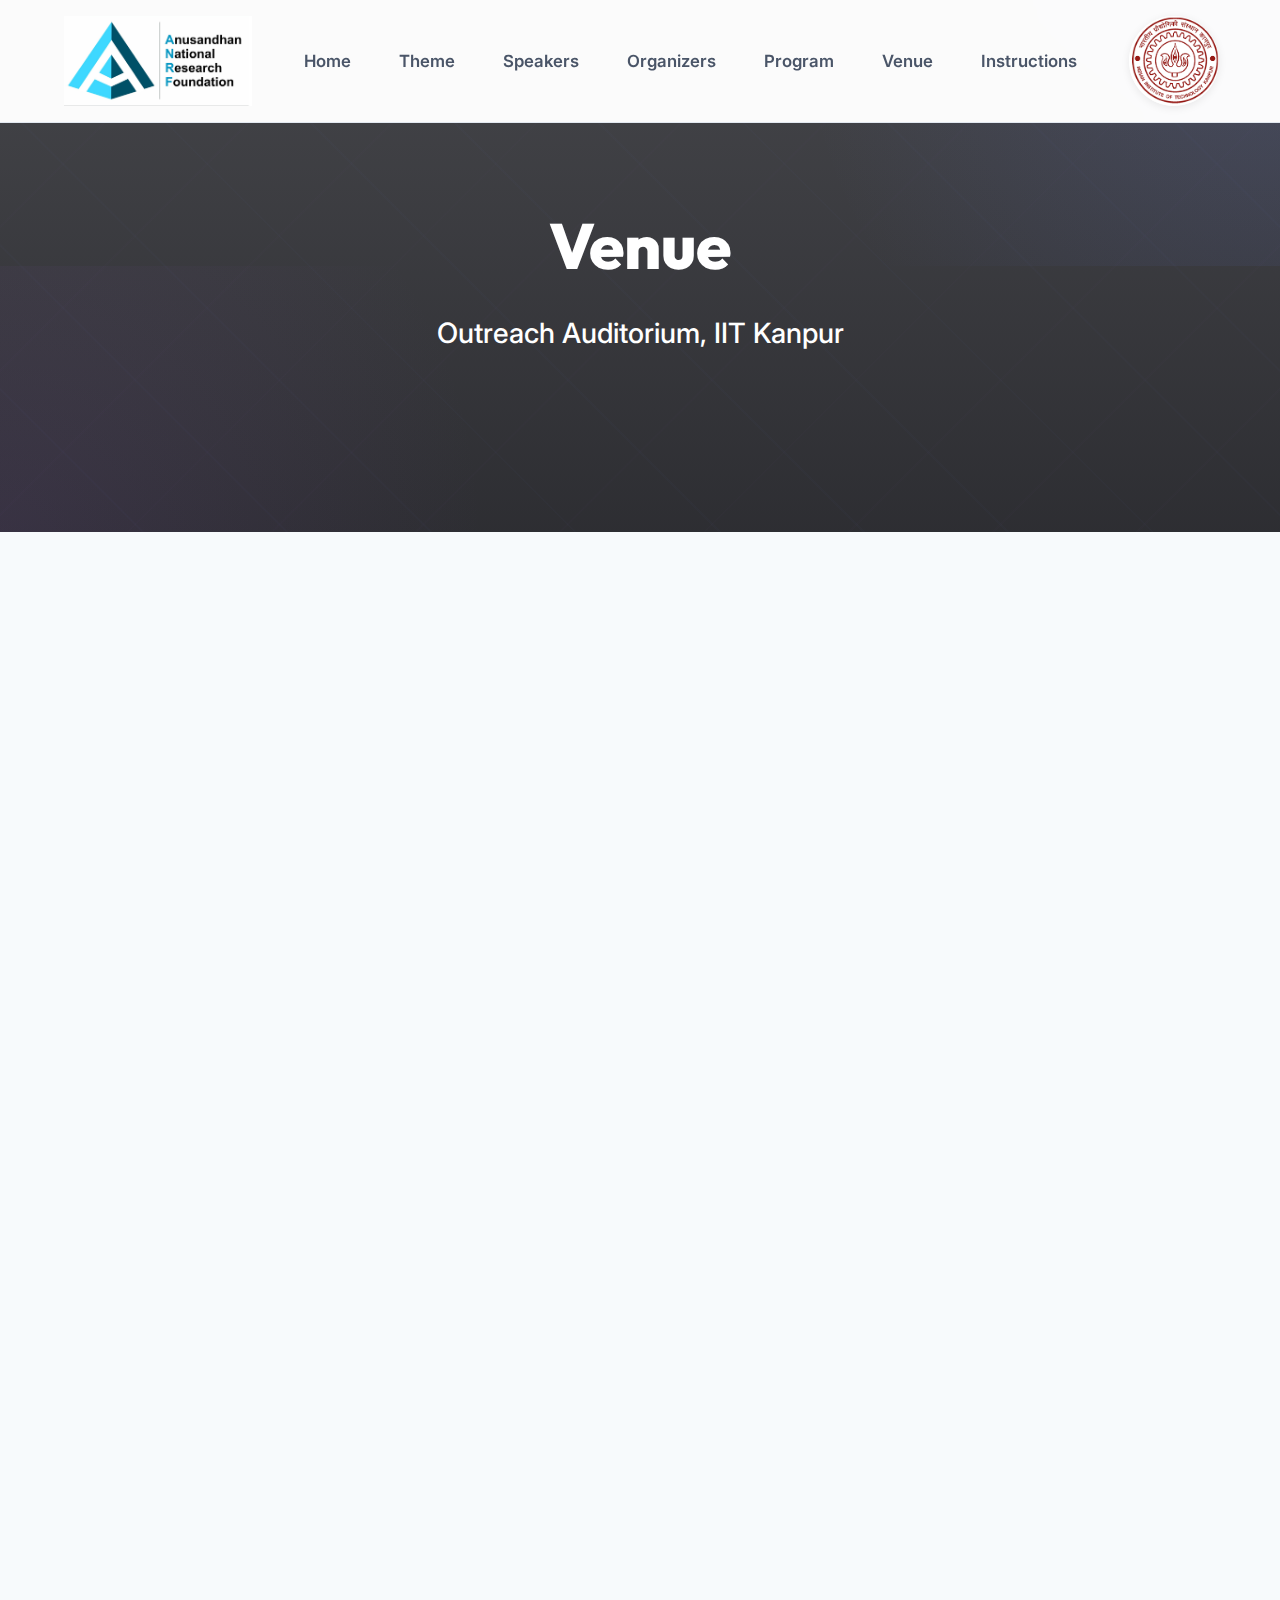
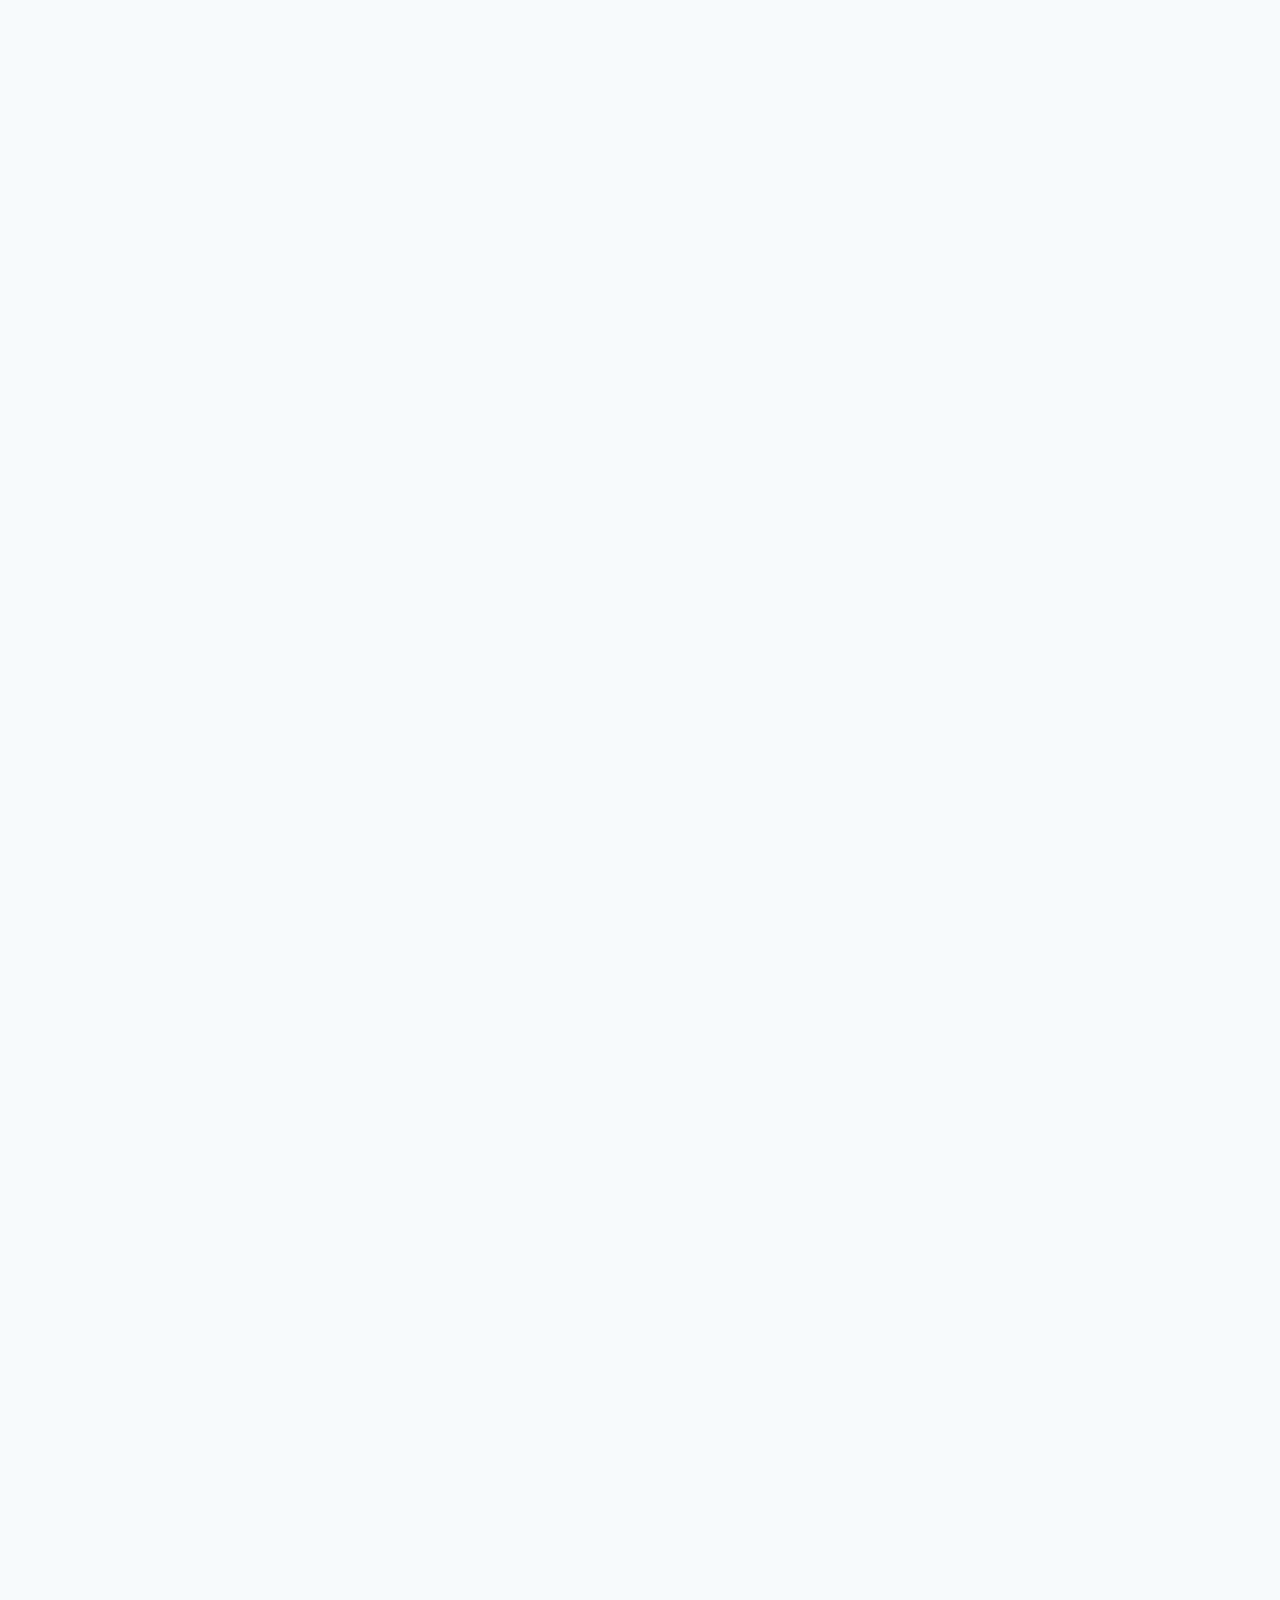
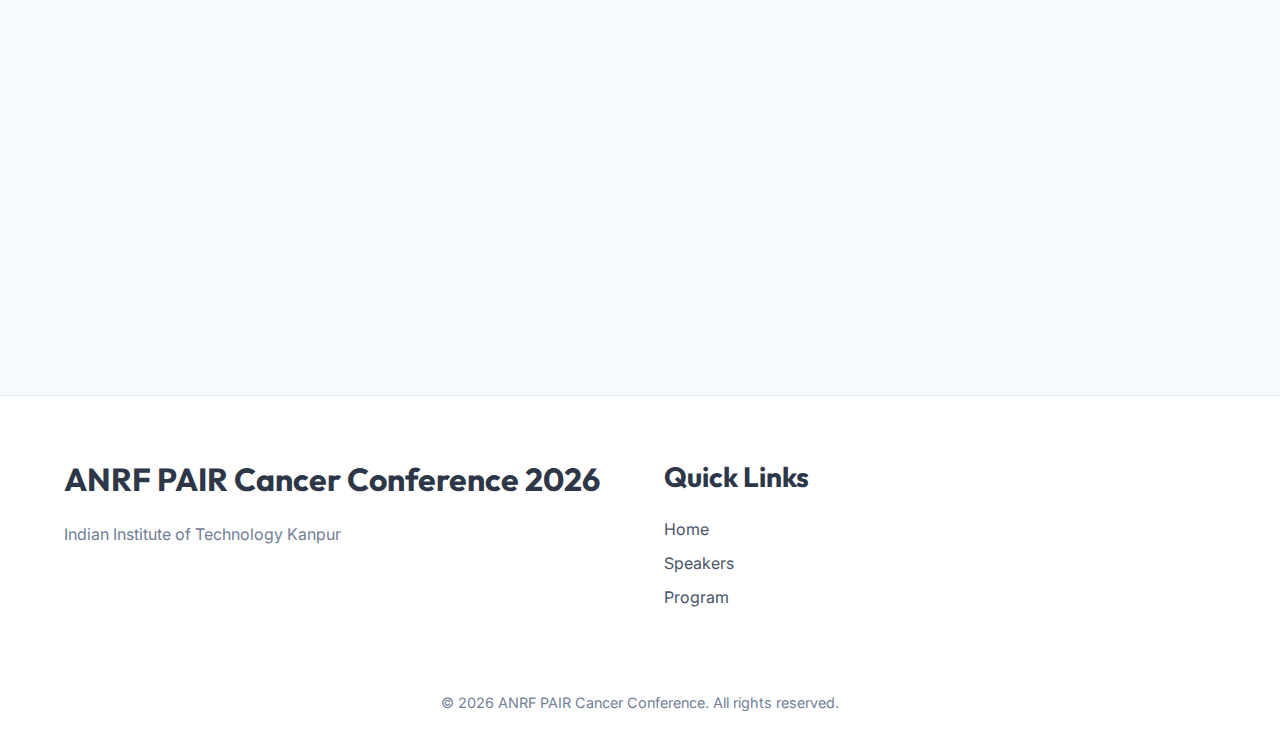
<file: venue.html>
<!DOCTYPE html>
<html lang="en">
<head>
    <meta charset="UTF-8">
    <meta name="viewport" content="width=device-width, initial-scale=1.0">
    <meta name="description" content="Venue and location information for ANRF PAIR Cancer Conference 2026">
    <title>Venue | ANRF PAIR Cancer Conference 2026</title>
    
    <link rel="preconnect" href="https://fonts.googleapis.com">
    <link rel="preconnect" href="https://fonts.gstatic.com" crossorigin>
    <link href="https://fonts.googleapis.com/css2?family=Inter:wght@300;400;500;600;700;800&family=Outfit:wght@400;500;600;700;800&display=swap" rel="stylesheet">
    
    <link rel="stylesheet" href="styles.css">
</head>
<body class="venue-page">
    <nav class="navbar" id="navbar">
        <div class="container nav-container">
            <div class="nav-brand">
                <img src="assets/anrf-logo.png" alt="ANRF Logo" class="nav-logo">
            </div>
            <button class="nav-toggle" id="navToggle" aria-label="Toggle navigation">
                <span></span>
                <span></span>
                <span></span>
            </button>
            <ul class="nav-menu" id="navMenu">
                <li><a href="index.html" class="nav-link">Home</a></li>
                <li><a href="index.html#theme" class="nav-link">Theme</a></li>
                <li><a href="speakers.html" class="nav-link">Speakers</a></li>
                <li><a href="organizers.html" class="nav-link">Organizers</a></li>
                <li><a href="program.html" class="nav-link">Program</a></li>
                <li><a href="venue.html" class="nav-link">Venue</a></li>
                <li><a href="instructions.html" class="nav-link">Instructions</a></li>
            </ul>
            <div class="nav-logo-container">
                <img src="assets/images/slide1_img2.jpg" alt="IIT Kanpur Logo" class="nav-logo-right">
            </div>
        </div>
    </nav>

    <section class="hero" style="min-height: 50vh;">
        <div class="hero-background"></div>
        <div class="container hero-content">
            <h1 class="hero-title">Venue</h1>
            <p class="hero-subtitle">Outreach Auditorium, IIT Kanpur</p>
        </div>
    </section>

    <section class="registration-section">
        <div class="container">
            <div class="registration-card" style="max-width: 900px; margin: 0 auto;">
                <h2>Conference Venue</h2>
                <p style="font-size: 1.2rem; color: var(--text-primary);">
                    <strong>Outreach Auditorium</strong><br>
                    Indian Institute of Technology Kanpur<br>
                    Kalyanpur, Kanpur - 208016, Uttar Pradesh, India
                </p>

                <!-- Google Map -->
                <div style="margin-top: 2rem; border-radius: var(--radius-md); overflow: hidden; box-shadow: var(--shadow-md);">
                    <iframe 
                        src="https://www.google.com/maps/embed?pb=!1m18!1m12!1m3!1d3559.7738891234567!2d80.2320541!3d26.5090268!2m3!1f0!2f0!3f0!3m2!1i1024!2i768!4f13.1!3m3!1m2!1s0x399c37007cb33fdb%3A0xf1e626f2eda7ff4f!2sOutreach%20Auditorium!5e0!3m2!1sen!2sin!4v1737062740000!5m2!1sen!2sin" 
                        width="100%" 
                        height="400" 
                        style="border:0;" 
                        allowfullscreen="" 
                        loading="lazy" 
                        referrerpolicy="no-referrer-when-downgrade">
                    </iframe>
                </div>

                <h3 style="margin-top: 3rem; color: var(--text-primary);">Accommodation</h3>
                <div style="padding: 1.5rem; background: rgba(102, 126, 234, 0.1); border-radius: var(--radius-md); border-left: 4px solid var(--primary-color); margin-top: 1rem;">
                    <p style="margin: 0; color: var(--text-primary);">Invited guests will be accommodated in the <strong>Visitor Hostel-1</strong> of IIT Kanpur.</p>
                </div>

                <h3 style="margin-top: 3rem; color: var(--text-primary);">Workshop Venue</h3>
                <div style="padding: 1.5rem; background: rgba(79, 172, 254, 0.1); border-radius: var(--radius-md); border-left: 4px solid var(--accent-color); margin-top: 1rem;">
                    <p style="margin: 0; color: var(--text-primary);"><strong>Advanced Flow Cytometry Workshop:</strong> BSBE Main Building, MFCEM Building at IIT Kanpur</p>
                </div>

                <h3 style="margin-top: 3rem; color: var(--text-primary);">How to Reach IIT Kanpur</h3>
                <p>The Campus of IIT Kanpur is located off the Grand Trunk Road near Kalyanpur, about 16 km west of Kanpur city.</p>

                <div class="theme-grid" style="margin-top: 2rem;">
                    <div class="theme-card">
                        <div class="theme-icon">
                            <svg viewBox="0 0 24 24" fill="none" xmlns="http://www.w3.org/2000/svg">
                                <path d="M12 2L2 7L12 12L22 7L12 2Z" stroke="currentColor" stroke-width="2"/>
                                <path d="M2 17L12 22L22 17" stroke="currentColor" stroke-width="2"/>
                            </svg>
                        </div>
                        <h3>By Air</h3>
                        <p><strong>Recommended:</strong> Lucknow Airport (80 km, 2-3 hours drive)</p>
                        <p>Taxis available at the airport. Kanpur airport has limited flights.</p>
                    </div>

                    <div class="theme-card">
                        <div class="theme-icon">
                            <svg viewBox="0 0 24 24" fill="none" xmlns="http://www.w3.org/2000/svg">
                                <rect x="3" y="11" width="18" height="10" rx="2" stroke="currentColor" stroke-width="2"/>
                                <path d="M7 11V7C7 5.89543 7.89543 5 9 5H15C16.1046 5 17 5.89543 17 7V11" stroke="currentColor" stroke-width="2"/>
                            </svg>
                        </div>
                        <h3>By Train</h3>
                        <p><strong>Kanpur Central Railway Station</strong> (16 km, 40 minutes)</p>
                        <p>Well connected to most cities. Located on Delhi-Kolkata route. Taxis and autorickshaws available.</p>
                    </div>

                    <div class="theme-card">
                        <div class="theme-icon">
                            <svg viewBox="0 0 24 24" fill="none" xmlns="http://www.w3.org/2000/svg">
                                <circle cx="9" cy="17" r="2" stroke="currentColor" stroke-width="2"/>
                                <circle cx="19" cy="17" r="2" stroke="currentColor" stroke-width="2"/>
                                <path d="M5 17H3V6C3 5.44772 3.44772 5 4 5H14V17" stroke="currentColor" stroke-width="2"/>
                                <path d="M14 7H18L21 11V17H19" stroke="currentColor" stroke-width="2"/>
                            </svg>
                        </div>
                        <h3>By Road</h3>
                        <p><strong>National Highways:</strong></p>
                        <p>NH2: Delhi (480 km) via Agra<br>
                        NH25: Lucknow (90 km)<br>
                        NH81: Delhi (440 km) via Aligarh</p>
                    </div>
                </div>

                <div style="margin-top: 3rem; padding: 2rem; background: rgba(255, 255, 255, 0.03); border-radius: var(--radius-md);">
                    <h3 style="color: var(--text-primary); margin-bottom: 1rem;">Important Distances</h3>
                    <div style="display: grid; grid-template-columns: repeat(auto-fit, minmax(200px, 1fr)); gap: 1rem;">
                        <div>
                            <p style="color: var(--accent-color); font-weight: 600;">From Lucknow Airport</p>
                            <p style="color: var(--text-secondary);">80 km (2-3 hours)</p>
                        </div>
                        <div>
                            <p style="color: var(--accent-color); font-weight: 600;">From Kanpur Central</p>
                            <p style="color: var(--text-secondary);">16 km (40 minutes)</p>
                        </div>
                        <div>
                            <p style="color: var(--accent-color); font-weight: 600;">From Delhi</p>
                            <p style="color: var(--text-secondary);">440-480 km</p>
                        </div>
                        <div>
                            <p style="color: var(--accent-color); font-weight: 600;">From Lucknow</p>
                            <p style="color: var(--text-secondary);">90 km</p>
                        </div>
                    </div>
                </div>
            </div>
        </div>
    </section>

    <footer class="footer">
        <div class="container">
            <div class="footer-content">
                <div class="footer-section">
                    <h3>ANRF PAIR Cancer Conference 2026</h3>
                    <p>Indian Institute of Technology Kanpur</p>
                </div>
                <div class="footer-section">
                    <h4>Quick Links</h4>
                    <ul>
                        <li><a href="index.html">Home</a></li>
                        <li><a href="speakers.html">Speakers</a></li>
                        <li><a href="program.html">Program</a></li>
                    </ul>
                </div>
            </div>
            <div class="footer-bottom">
                <p>&copy; 2026 ANRF PAIR Cancer Conference. All rights reserved.</p>
            </div>
        </div>
    </footer>

    <script src="script.js"></script>
</body>
</html>
</file>
<file: styles.css>
/* ============================================
   CSS CUSTOM PROPERTIES (Design System)
   ============================================ */
:root {
    /* Color Palette - Light Theme with Cool Colors */
    --primary-gradient: linear-gradient(135deg, #667eea 0%, #764ba2 100%);
    --secondary-gradient: linear-gradient(135deg, #f093fb 0%, #f5576c 100%);
    --accent-gradient: linear-gradient(135deg, #4facfe 0%, #00f2fe 100%);
    --light-gradient: linear-gradient(135deg, #f5f7fa 0%, #c3cfe2 100%);
    
    /* Solid Colors - Light Theme */
    --primary-color: #667eea;
    --secondary-color: #764ba2;
    --accent-color: #4facfe;
    --text-primary: #2d3748;
    --text-secondary: #4a5568;
    --text-muted: #718096;
    --bg-light: #ffffff;
    --bg-gray: #f7fafc;
    --bg-card: #ffffff;
    --bg-card-hover: #f7fafc;
    --border-color: #e2e8f0;
    
    /* Typography */
    --font-primary: 'Inter', -apple-system, BlinkMacSystemFont, 'Segoe UI', sans-serif;
    --font-heading: 'Outfit', -apple-system, BlinkMacSystemFont, 'Segoe UI', sans-serif;
    
    /* Spacing */
    --spacing-xs: 0.5rem;
    --spacing-sm: 1rem;
    --spacing-md: 1.5rem;
    --spacing-lg: 2rem;
    --spacing-xl: 3rem;
    --spacing-2xl: 4rem;
    --spacing-3xl: 6rem;
    
    /* Border Radius */
    --radius-sm: 0.5rem;
    --radius-md: 1rem;
    --radius-lg: 1.5rem;
    --radius-xl: 2rem;
    
    /* Shadows - Light Theme */
    --shadow-sm: 0 2px 8px rgba(0, 0, 0, 0.08);
    --shadow-md: 0 4px 16px rgba(0, 0, 0, 0.1);
    --shadow-lg: 0 8px 32px rgba(0, 0, 0, 0.12);
    --shadow-glow: 0 0 40px rgba(102, 126, 234, 0.2);
    
    /* Transitions */
    --transition-fast: 0.2s ease;
    --transition-base: 0.3s ease;
    --transition-slow: 0.5s ease;
}

/* ============================================
   RESET & BASE STYLES
   ============================================ */
* {
    margin: 0;
    padding: 0;
    box-sizing: border-box;
}

html {
    scroll-behavior: smooth;
    font-size: 16px;
}

body {
    font-family: var(--font-primary);
    background: var(--bg-gray);
    color: var(--text-primary);
    line-height: 1.6;
    overflow-x: hidden;
}

/* ============================================
   TYPOGRAPHY
   ============================================ */
h1, h2, h3, h4, h5, h6 {
    font-family: var(--font-heading);
    font-weight: 700;
    line-height: 1.2;
    margin-bottom: var(--spacing-md);
}

h1 { font-size: clamp(2.5rem, 5vw, 4rem); }
h2 { font-size: clamp(2rem, 4vw, 3rem); }
h3 { font-size: clamp(1.5rem, 3vw, 2rem); }
h4 { font-size: clamp(1.25rem, 2.5vw, 1.75rem); }

p {
    margin-bottom: var(--spacing-sm);
    color: var(--text-secondary);
}

a {
    color: var(--primary-color);
    text-decoration: none;
    transition: var(--transition-base);
}

a:hover {
    color: var(--accent-color);
}

/* ============================================
   UTILITY CLASSES
   ============================================ */
.container {
    max-width: 1200px;
    margin: 0 auto;
    padding: 0 var(--spacing-md);
}

.text-center {
    text-align: center;
}

.gradient-text {
    background: var(--primary-gradient);
    -webkit-background-clip: text;
    -webkit-text-fill-color: transparent;
    background-clip: text;
    display: inline-block;
}

/* ============================================
   BUTTONS
   ============================================ */
.btn {
    display: inline-block;
    padding: 1rem 2rem;
    border-radius: var(--radius-md);
    font-weight: 600;
    font-size: 1rem;
    cursor: pointer;
    border: none;
    transition: all var(--transition-base);
    text-align: center;
    position: relative;
    overflow: hidden;
}

.btn::before {
    content: '';
    position: absolute;
    top: 0;
    left: -100%;
    width: 100%;
    height: 100%;
    background: rgba(255, 255, 255, 0.1);
    transition: var(--transition-base);
}

.btn:hover::before {
    left: 100%;
}

.btn-primary {
    background: var(--primary-gradient);
    color: white;
    box-shadow: 0 4px 15px rgba(102, 126, 234, 0.4);
}

.btn-primary:hover {
    transform: translateY(-2px);
    box-shadow: 0 6px 20px rgba(102, 126, 234, 0.6);
}

.btn-secondary {
    background: transparent;
    color: var(--primary-color);
    border: 2px solid var(--primary-color);
}

.btn-secondary:hover {
    background: var(--primary-color);
    color: white;
    transform: translateY(-2px);
}

/* ============================================
   NAVIGATION
   ============================================ */
.navbar {
    position: fixed;
    top: 0;
    left: 0;
    right: 0;
    z-index: 1000;
    background: rgba(255, 255, 255, 0.98);
    backdrop-filter: blur(20px);
    -webkit-backdrop-filter: blur(20px);
    border-bottom: 1px solid var(--border-color);
    transition: var(--transition-base);
}

.navbar.scrolled {
    background: rgba(255, 255, 255, 0.98);
    box-shadow: var(--shadow-md);
}

.nav-container {
    display: flex;
    align-items: center;
    justify-content: space-between;
    padding: 1rem var(--spacing-md);
    gap: 2rem;
}

/* Left Logo */
.nav-brand {
    flex-shrink: 0;
    display: flex;
    align-items: center;
}

.nav-logo {
    height: 90px;
    width: auto;
    object-fit: contain;
    transition: var(--transition-base);
}

.nav-logo:hover {
    transform: scale(1.05);
}

/* Center Navigation Menu */
.nav-menu {
    display: flex;
    list-style: none;
    gap: 0.5rem;
    align-items: center;
    justify-content: center;
    flex-wrap: nowrap;
    flex: 1;
    white-space: nowrap;
}

.nav-link {
    color: var(--text-secondary);
    font-size: 1.05rem;
    font-weight: 600;
    padding: 0.6rem 1.25rem;
    border-radius: var(--radius-sm);
    transition: var(--transition-base);
    position: relative;
    display: flex;
    align-items: center;
}

.nav-link::after {
    content: '';
    position: absolute;
    bottom: 0;
    left: 50%;
    transform: translateX(-50%);
    width: 0;
    height: 2px;
    background: var(--primary-gradient);
    transition: var(--transition-base);
}

.nav-link:hover {
    color: var(--text-primary);
    background: rgba(139, 92, 246, 0.05);
}

.nav-link:hover::after {
    width: 80%;
}

/* Right Logo */
.nav-logo-container {
    flex-shrink: 0;
    display: flex;
    align-items: center;
}

.nav-logo-right {
    height: 90px;
    width: 90px;
    object-fit: cover;
    border-radius: 50%;
    transition: var(--transition-base);
    box-shadow: var(--shadow-sm);
}

.nav-logo-right:hover {
    transform: scale(1.05);
    box-shadow: var(--shadow-md);
}

/* Mobile Toggle Button */
.nav-toggle {
    display: none;
    flex-direction: column;
    gap: 0.4rem;
    background: transparent;
    border: none;
    cursor: pointer;
    padding: 0.5rem;
}

.nav-toggle span {
    width: 25px;
    height: 2px;
    background: var(--text-primary);
    transition: var(--transition-base);
}


/* ============================================
   HERO SECTION
   ============================================ */
.hero {
    min-height: 100vh;
    display: flex;
    align-items: center;
    justify-content: center;
    position: relative;
    overflow: hidden;
    padding-top: 140px; /* Adjusted for navbar with 90px logos */
}

.hero-background {
    position: absolute;
    top: 0;
    left: 0;
    right: 0;
    bottom: 0;
    background: var(--light-gradient);
    background-size: cover;
    background-position: center;
    background-repeat: no-repeat;
    z-index: -1;
}

/* Page-specific hero backgrounds using Unsplash images */

/* Home page - DNA/Cancer Research */
#home .hero-background {
    background-image: 
        linear-gradient(rgba(10, 10, 15, 0.7), rgba(10, 10, 15, 0.8)),
        url('https://images.unsplash.com/photo-1576086213369-97a306d36557?w=1920&q=80');
}

/* Speakers page - Conference/Presentation */
body:has([href="speakers.html"].nav-link) .hero[style*="min-height: 50vh"] .hero-background,
.speakers-page .hero-background {
    background-image: 
        linear-gradient(rgba(10, 10, 15, 0.75), rgba(10, 10, 15, 0.85)),
        url('https://images.unsplash.com/photo-1540575467063-178a50c2df87?w=1920&q=80');
}

/* Organizers page - Cancer cells background */
.organizers-page .hero-background {
    background-image: 
        linear-gradient(rgba(10, 10, 15, 0.7), rgba(10, 10, 15, 0.8)),
        url('/assets/images/cancer_cells_bg.png?v=2');
}

/* Program page - Cancer cells background */
.program-page .hero-background {
    background-image: 
        linear-gradient(rgba(10, 10, 15, 0.75), rgba(10, 10, 15, 0.85)),
        url('/assets/images/cancer_cells_bg.png?v=2');
}

/* Venue page - Cancer cells background */
.venue-page .hero-background {
    background-image: 
        linear-gradient(rgba(10, 10, 15, 0.7), rgba(10, 10, 15, 0.8)),
        url('/assets/images/cancer_cells_bg.png?v=2');
}

/* Instructions page - Cancer cells background */
.instructions-page .hero-background {
    background-image: 
        linear-gradient(rgba(10, 10, 15, 0.75), rgba(10, 10, 15, 0.85)),
        url('/assets/images/cancer_cells_bg.png?v=2');
}

/* Default for other pages */
body:has(.hero[style*="min-height: 50vh"]) .hero-background {
    background-image: 
        linear-gradient(rgba(10, 10, 15, 0.75), rgba(10, 10, 15, 0.85)),
        url('https://images.unsplash.com/photo-1532187863486-abf9dbad1b69?w=1920&q=80');
}

.hero-background::before {
    content: '';
    position: absolute;
    top: -50%;
    right: -50%;
    width: 100%;
    height: 100%;
    background: radial-gradient(circle, rgba(102, 126, 234, 0.15) 0%, transparent 70%);
    animation: pulse 8s ease-in-out infinite;
}

.hero-background::after {
    content: '';
    position: absolute;
    bottom: -50%;
    left: -50%;
    width: 100%;
    height: 100%;
    background: radial-gradient(circle, rgba(118, 75, 162, 0.15) 0%, transparent 70%);
    animation: pulse 8s ease-in-out infinite reverse;
}

/* Add subtle DNA helix pattern */
.hero::after {
    content: '';
    position: absolute;
    top: 0;
    left: 0;
    right: 0;
    bottom: 0;
    background-image: 
        repeating-linear-gradient(
            45deg,
            transparent,
            transparent 100px,
            rgba(102, 126, 234, 0.02) 100px,
            rgba(102, 126, 234, 0.02) 102px
        ),
        repeating-linear-gradient(
            -45deg,
            transparent,
            transparent 100px,
            rgba(118, 75, 162, 0.02) 100px,
            rgba(118, 75, 162, 0.02) 102px
        );
    z-index: 0;
    pointer-events: none;
}

@keyframes pulse {
    0%, 100% { transform: scale(1); opacity: 0.5; }
    50% { transform: scale(1.2); opacity: 0.8; }
}

.hero-content {
    text-align: center;
    z-index: 1;
    padding: var(--spacing-2xl) 0;
}

.hero-title {
    margin-bottom: var(--spacing-md);
    font-weight: 800;
    color: #ffffff;
    line-height: 1.3;
}

.hero-workshop-title {
    font-size: 0.75em;
    display: block;
    margin-top: 0.5rem;
}

.hero-subtitle {
    font-size: clamp(1.25rem, 2.5vw, 1.75rem);
    color: #ffffff;
    margin-bottom: var(--spacing-sm);
    font-weight: 500;
}

.hero-date {
    font-size: clamp(1.5rem, 3vw, 2rem);
    font-weight: 700;
    background: var(--accent-gradient);
    -webkit-background-clip: text;
    -webkit-text-fill-color: transparent;
    background-clip: text;
    margin-bottom: var(--spacing-md);
}

.hero-organizer {
    font-size: 1.1rem;
    color: #f7fafc;
    margin-bottom: var(--spacing-sm);
}

.hero-partnership {
    font-size: 1rem;
    color: #e2e8f0;
    margin-bottom: var(--spacing-xl);
}

.hero-buttons {
    display: flex;
    gap: var(--spacing-md);
    justify-content: center;
    flex-wrap: wrap;
}

/* Scroll Indicator */
.scroll-indicator {
    position: absolute;
    bottom: 2rem;
    left: 50%;
    transform: translateX(-50%);
    animation: bounce 2s infinite;
}

@keyframes bounce {
    0%, 20%, 50%, 80%, 100% { transform: translateX(-50%) translateY(0); }
    40% { transform: translateX(-50%) translateY(-10px); }
    60% { transform: translateX(-50%) translateY(-5px); }
}

.mouse {
    width: 30px;
    height: 50px;
    border: 2px solid var(--text-secondary);
    border-radius: 20px;
    display: flex;
    justify-content: center;
    padding-top: 8px;
}

.wheel {
    width: 4px;
    height: 10px;
    background: var(--text-secondary);
    border-radius: 2px;
    animation: scroll 1.5s infinite;
}

@keyframes scroll {
    0% { opacity: 1; transform: translateY(0); }
    100% { opacity: 0; transform: translateY(15px); }
}

/* Fade-in Animations */
.animate-fade-in {
    animation: fadeIn 1s ease-out;
}

.animate-fade-in-delay-1 {
    animation: fadeIn 1s ease-out 0.2s both;
}

.animate-fade-in-delay-2 {
    animation: fadeIn 1s ease-out 0.4s both;
}

.animate-fade-in-delay-3 {
    animation: fadeIn 1s ease-out 0.6s both;
}

.animate-fade-in-delay-4 {
    animation: fadeIn 1s ease-out 0.8s both;
}

.animate-fade-in-delay-5 {
    animation: fadeIn 1s ease-out 1s both;
}

@keyframes fadeIn {
    from {
        opacity: 0;
        transform: translateY(30px);
    }
    to {
        opacity: 1;
        transform: translateY(0);
    }
}

/* ============================================
   SECTION STYLES
   ============================================ */
section {
    padding: var(--spacing-3xl) 0;
}

.section-title {
    text-align: center;
    margin-bottom: var(--spacing-md);
    position: relative;
}

.section-title::after {
    content: '';
    display: block;
    width: 80px;
    height: 4px;
    background: var(--primary-gradient);
    margin: var(--spacing-md) auto;
    border-radius: 2px;
}

.section-description {
    text-align: center;
    font-size: 1.25rem;
    color: var(--text-secondary);
    max-width: 700px;
    margin: 0 auto var(--spacing-xl);
}

/* ============================================
   THEME SECTION
   ============================================ */
.theme-section {
    background: var(--bg-light);
    position: relative;
}

/* Add subtle molecular pattern */
.theme-section::before {
    content: '';
    position: absolute;
    top: 0;
    left: 0;
    right: 0;
    bottom: 0;
    background-image: radial-gradient(circle at 20% 50%, rgba(102, 126, 234, 0.03) 0%, transparent 50%),
                      radial-gradient(circle at 80% 80%, rgba(118, 75, 162, 0.03) 0%, transparent 50%),
                      radial-gradient(circle at 40% 20%, rgba(79, 172, 254, 0.03) 0%, transparent 50%);
    z-index: 0;
    pointer-events: none;
}

.theme-section > .container {
    position: relative;
    z-index: 1;
}

.theme-grid {
    display: grid;
    grid-template-columns: repeat(auto-fit, minmax(300px, 1fr));
    gap: var(--spacing-xl);
    margin-top: var(--spacing-xl);
}

.theme-card {
    background: var(--bg-card);
    border: 1px solid var(--border-color);
    border-radius: var(--radius-lg);
    padding: var(--spacing-xl);
    text-align: center;
    transition: all var(--transition-base);
    position: relative;
    overflow: hidden;
    box-shadow: var(--shadow-sm);
}

.theme-card::before {
    content: '';
    position: absolute;
    top: 0;
    left: 0;
    right: 0;
    height: 4px;
    background: var(--primary-gradient);
    transform: scaleX(0);
    transition: var(--transition-base);
}

.theme-card:hover {
    transform: translateY(-10px);
    background: var(--bg-card-hover);
    box-shadow: var(--shadow-glow);
}

.theme-card:hover::before {
    transform: scaleX(1);
}

.theme-image {
    width: 100%;
    height: 250px;
    margin-bottom: var(--spacing-md);
    border-radius: var(--radius-md);
    overflow: hidden;
    position: relative;
}

.theme-image img {
    width: 100%;
    height: 100%;
    object-fit: cover;
    transition: var(--transition-slow);
}

.theme-card:hover .theme-image img {
    transform: scale(1.05);
}

.theme-card h3 {
    color: var(--text-primary);
    margin-bottom: var(--spacing-sm);
}

.theme-card p {
    color: var(--text-secondary);
    line-height: 1.8;
}

/* ============================================
   FOCUS SECTION
   ============================================ */
.focus-section {
    background: var(--bg-gray);
    position: relative;
}

/* Add subtle grid pattern */
.focus-section::before {
    content: '';
    position: absolute;
    top: 0;
    left: 0;
    right: 0;
    bottom: 0;
    background-image: 
        linear-gradient(rgba(102, 126, 234, 0.03) 1px, transparent 1px),
        linear-gradient(90deg, rgba(102, 126, 234, 0.03) 1px, transparent 1px);
    background-size: 50px 50px;
    z-index: 0;
    pointer-events: none;
}

.focus-section > .container {
    position: relative;
    z-index: 1;
}

.focus-grid {
    display: grid;
    grid-template-columns: repeat(auto-fit, minmax(350px, 1fr));
    gap: var(--spacing-lg);
    margin-top: var(--spacing-xl);
}

.focus-item {
    background: var(--bg-card);
    border: 1px solid var(--border-color);
    border-radius: var(--radius-md);
    padding: var(--spacing-lg);
    display: flex;
    gap: var(--spacing-md);
    align-items: flex-start;
    transition: all var(--transition-base);
    box-shadow: var(--shadow-sm);
}

.focus-item:hover {
    transform: translateX(10px);
    background: var(--bg-card-hover);
    border-color: rgba(102, 126, 234, 0.3);
}

.focus-number {
    font-size: 2rem;
    font-weight: 800;
    background: var(--primary-gradient);
    -webkit-background-clip: text;
    -webkit-text-fill-color: transparent;
    background-clip: text;
    flex-shrink: 0;
    font-family: var(--font-heading);
}

.focus-item p {
    color: var(--text-secondary);
    line-height: 1.8;
    margin: 0;
}

/* ============================================
   INSTITUTES & SPONSORS SECTION
   ============================================ */
.institutes-section {
    background: var(--bg-light);
    position: relative;
}

.institutes-section::before {
    content: '';
    position: absolute;
    top: 0;
    left: 0;
    right: 0;
    bottom: 0;
    background-image: radial-gradient(circle at 50% 50%, rgba(102, 126, 234, 0.02) 0%, transparent 70%);
    z-index: 0;
    pointer-events: none;
}

.institutes-section > .container {
    position: relative;
    z-index: 1;
}

.institutes-grid {
    display: grid;
    grid-template-columns: repeat(auto-fit, minmax(200px, 1fr));
    gap: var(--spacing-lg);
    margin-top: var(--spacing-xl);
}

.institute-card {
    background: var(--bg-card);
    border: 1px solid var(--border-color);
    border-radius: var(--radius-lg);
    padding: var(--spacing-lg);
    display: flex;
    flex-direction: column;
    align-items: center;
    justify-content: center;
    min-height: 180px;
    transition: var(--transition-base);
    box-shadow: var(--shadow-sm);
}

.institute-card:hover {
    background: var(--bg-card-hover);
    border-color: var(--primary-color);
    transform: translateY(-5px);
    box-shadow: var(--shadow-md);
}

.institute-card img {
    max-width: 100%;
    max-height: 100px;
    object-fit: contain;
    filter: brightness(1.1);
    transition: var(--transition-base);
    margin-bottom: var(--spacing-sm);
}

.institute-card:hover img {
    filter: brightness(1.2);
    transform: scale(1.05);
}

.institute-name {
    font-size: 0.9rem;
    color: var(--text-secondary);
    text-align: center;
    margin-top: var(--spacing-sm);
    font-weight: 500;
    line-height: 1.4;
}

/* BD Partnership Section */
.bd-partnership-section {
    margin-top: var(--spacing-3xl);
    padding-top: var(--spacing-xl);
    border-top: 2px solid var(--border-color);
    text-align: center;
}

.bd-partnership-title {
    font-size: clamp(1.75rem, 3vw, 2.5rem);
    color: var(--text-primary);
    margin-bottom: var(--spacing-sm);
    font-weight: 700;
}

.bd-partnership-subtitle {
    font-size: clamp(1rem, 2vw, 1.25rem);
    color: var(--text-secondary);
    margin-bottom: var(--spacing-lg);
}

.bd-logo-container {
    display: flex;
    justify-content: center;
    align-items: center;
}

.bd-logo {
    max-width: 300px;
    max-height: 150px;
    object-fit: contain;
    transition: var(--transition-base);
}

.bd-logo:hover {
    transform: scale(1.05);
}

/* ============================================
   SPEAKERS SECTION
   ============================================ */
.speakers-section {
    background: var(--bg-gray);
}

.speakers-grid {
    display: grid;
    grid-template-columns: repeat(auto-fill, minmax(280px, 1fr));
    gap: var(--spacing-lg);
    margin-top: var(--spacing-xl);
}

.speaker-card {
    background: var(--bg-card);
    border: 1px solid var(--border-color);
    border-radius: var(--radius-lg);
    padding: var(--spacing-lg);
    text-align: center;
    transition: all var(--transition-base);
    position: relative;
    overflow: hidden;
    box-shadow: var(--shadow-sm);
}

.speaker-card::before {
    content: '';
    position: absolute;
    top: 0;
    left: -100%;
    width: 100%;
    height: 100%;
    background: linear-gradient(90deg, transparent, rgba(102, 126, 234, 0.1), transparent);
    transition: var(--transition-slow);
}

.speaker-card:hover::before {
    left: 100%;
}

.speaker-card:hover {
    transform: translateY(-8px);
    background: var(--bg-card-hover);
    box-shadow: var(--shadow-lg);
    border-color: rgba(102, 126, 234, 0.3);
}

.speaker-avatar {
    width: 120px;
    height: 120px;
    margin: 0 auto var(--spacing-md);
    border-radius: 50%;
    background: var(--primary-gradient);
    display: flex;
    align-items: center;
    justify-content: center;
    position: relative;
    overflow: hidden;
    border: 3px solid rgba(255, 255, 255, 0.1);
    transition: var(--transition-base);
    box-shadow: 0 4px 15px rgba(0, 0, 0, 0.3);
}

.speaker-avatar img {
    width: 100%;
    height: 100%;
    object-fit: cover;
    object-position: center;
}

.speaker-card:hover .speaker-avatar {
    border-color: rgba(102, 126, 234, 0.5);
    box-shadow: 0 6px 25px rgba(102, 126, 234, 0.4);
    transform: scale(1.05);
}

.avatar-placeholder {
    font-size: 2rem;
    font-weight: 700;
    color: white;
}

.speaker-card h3 {
    font-size: 1.25rem;
    color: var(--text-primary);
    margin-bottom: var(--spacing-xs);
}

.speaker-title {
    color: var(--accent-color);
    font-weight: 600;
    margin-bottom: var(--spacing-xs);
}

.speaker-affiliation {
    color: var(--text-muted);
    font-size: 0.9rem;
    line-height: 1.6;
}

/* ============================================
   REGISTRATION & CONTACT SECTION
   ============================================ */
.registration-section {
    background: linear-gradient(180deg, rgba(15, 12, 41, 0.8) 0%, var(--bg-dark) 100%);
}

.registration-grid {
    display: grid;
    grid-template-columns: repeat(auto-fit, minmax(400px, 1fr));
    gap: var(--spacing-xl);
    margin-top: var(--spacing-xl);
}

.registration-card,
.contact-card {
    background: var(--bg-card);
    backdrop-filter: blur(10px);
    -webkit-backdrop-filter: blur(10px);
    border: 1px solid rgba(255, 255, 255, 0.1);
    border-radius: var(--radius-lg);
    padding: var(--spacing-xl);
    transition: all var(--transition-base);
}

.registration-card:hover,
.contact-card:hover {
    transform: translateY(-5px);
    background: var(--bg-card-hover);
    box-shadow: var(--shadow-lg);
}

.registration-card h2,
.contact-card h2 {
    background: var(--primary-gradient);
    -webkit-background-clip: text;
    -webkit-text-fill-color: transparent;
    background-clip: text;
    margin-bottom: var(--spacing-md);
}

.contact-info {
    margin-top: var(--spacing-md);
    padding: var(--spacing-md);
    background: rgba(255, 255, 255, 0.03);
    border-radius: var(--radius-sm);
    border-left: 3px solid var(--primary-color);
}

.contact-info p {
    margin-bottom: var(--spacing-xs);
}

.contact-info strong {
    color: var(--text-primary);
}

/* ============================================
   FOOTER
   ============================================ */
.footer {
    background: var(--bg-light);
    border-top: 1px solid var(--border-color);
    padding: var(--spacing-2xl) 0 var(--spacing-md);
}

.footer-content {
    display: grid;
    grid-template-columns: repeat(auto-fit, minmax(250px, 1fr));
    gap: var(--spacing-xl);
    margin-bottom: var(--spacing-xl);
}

.footer-section h3,
.footer-section h4 {
    color: var(--text-primary);
    margin-bottom: var(--spacing-md);
}

.footer-section p {
    color: var(--text-muted);
    margin-bottom: var(--spacing-xs);
}

.footer-section ul {
    list-style: none;
}

.footer-section ul li {
    margin-bottom: var(--spacing-xs);
}

.footer-section ul li a {
    color: var(--text-secondary);
    transition: var(--transition-base);
}

.footer-section ul li a:hover {
    color: var(--primary-color);
    padding-left: 5px;
}

.footer-bottom {
    text-align: center;
    padding-top: var(--spacing-md);
    border-top: 1px solid rgba(255, 255, 255, 0.1);
}

.footer-bottom p {
    color: var(--text-muted);
    font-size: 0.9rem;
}

/* ============================================
   RESPONSIVE DESIGN
   ============================================ */
@media (max-width: 768px) {
    /* Adjust navbar for mobile */
    .nav-container {
        padding: 0.75rem var(--spacing-md);
        gap: 1rem;
        flex-direction: row;
        flex-wrap: wrap;
        justify-content: space-between;
    }
    
    /* Logos side by side on mobile */
    .nav-brand {
        order: 0;
        flex: 0 0 auto;
    }
    
    .nav-logo-container {
        order: 2;
        flex: 0 0 auto;
    }
    
    /* Smaller logos on mobile */
    .nav-logo {
        height: 60px;
        width: auto;
    }
    
    .nav-logo-right {
        height: 60px;
        width: 60px;
    }
    
    /* Position nav toggle between logos */
    .nav-toggle {
        display: flex;
        order: 1;
        position: relative;
        top: auto;
        right: auto;
        z-index: 1001;
        margin-left: auto;
    }
    
    /* Mobile menu */
    .nav-menu {
        position: fixed;
        top: 100px;
        left: -100%;
        width: 100%;
        height: calc(100vh - 100px);
        background: rgba(10, 10, 15, 0.98);
        backdrop-filter: blur(20px);
        flex-direction: column;
        justify-content: flex-start;
        padding: var(--spacing-xl);
        transition: var(--transition-base);
        gap: var(--spacing-md);
    }
    
    .nav-menu.active {
        left: 0;
    }
    
    .nav-toggle.active span:nth-child(1) {
        transform: rotate(45deg) translate(5px, 5px);
    }
    
    .nav-toggle.active span:nth-child(2) {
        opacity: 0;
    }
    
    .nav-toggle.active span:nth-child(3) {
        transform: rotate(-45deg) translate(7px, -7px);
    }
    
    .hero-buttons {
        flex-direction: column;
        align-items: center;
    }
    
    .btn {
        width: 100%;
        max-width: 300px;
    }
    
    .theme-grid,
    .focus-grid,
    .speakers-grid {
        grid-template-columns: 1fr;
    }
    
    .registration-grid {
        grid-template-columns: 1fr;
    }
}

@media (max-width: 480px) {
    :root {
        --spacing-3xl: 3rem;
        --spacing-2xl: 2rem;
    }
    
    .container {
        padding: 0 var(--spacing-sm);
    }
    
    .nav-brand h2 {
        font-size: 1rem;
    }
}
</file>
